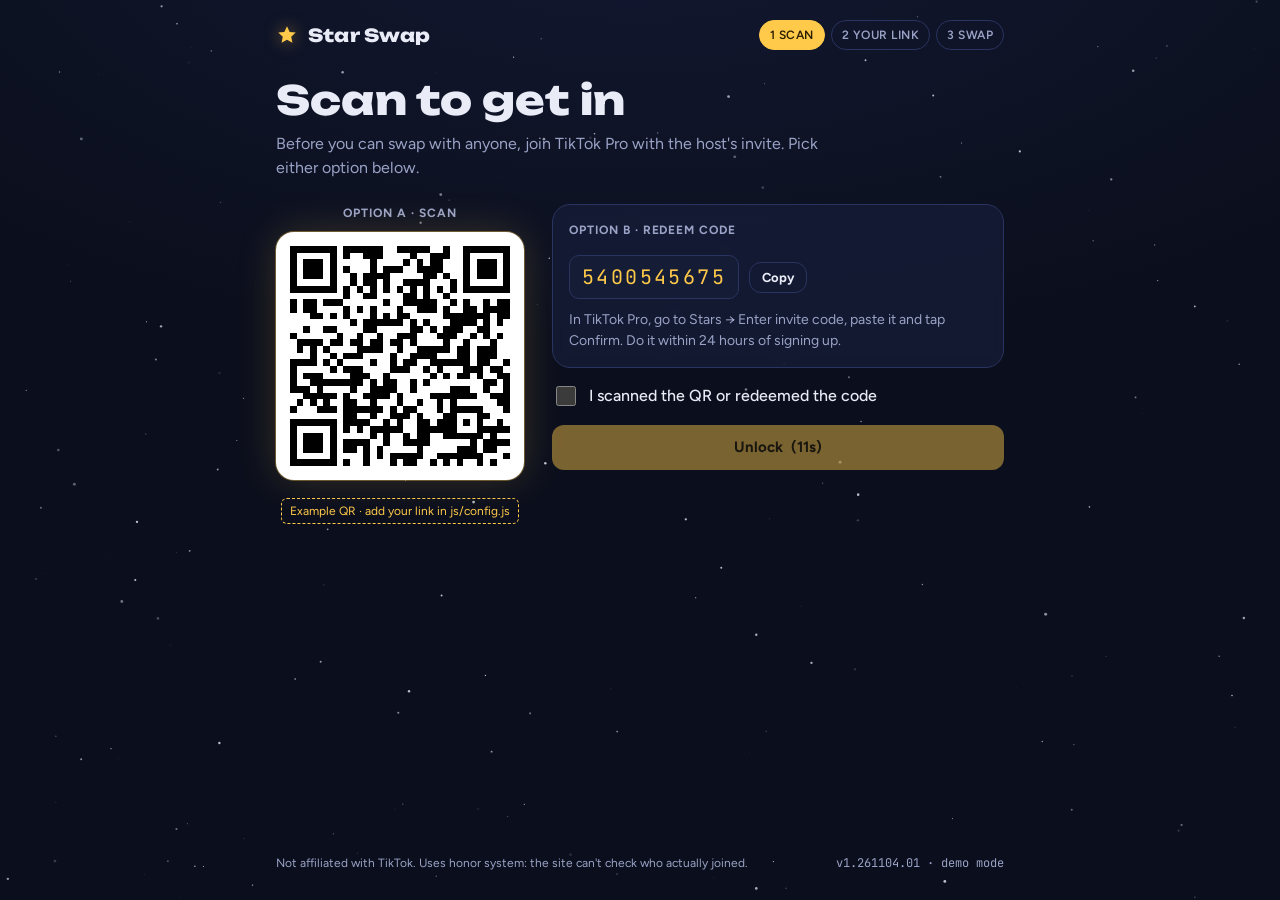
<file: releases/StarSwap_1.261104.01.html>
<!doctype html>
<html lang="en">
<head>
<meta charset="utf-8">
<meta name="viewport" content="width=device-width, initial-scale=1, viewport-fit=cover">
<title>Star Swap</title>
<meta name="claude:viewport-fit-sides" content="cover">
<meta name="description" content="Swap TikTok Pro invite links with other people, one for one.">
<link rel="preconnect" href="https://fonts.googleapis.com">
<link rel="preconnect" href="https://fonts.gstatic.com" crossorigin>
<link rel="stylesheet" href="https://fonts.googleapis.com/css2?family=Unbounded:wght@600;800&family=Figtree:wght@400;500;600;700&family=JetBrains+Mono:wght@500&display=swap">
<style>
/* Layout: one narrow column over a quiet night sky; gold is the only loud color. */
:root {
  --night: #0b0f1d;
  --night-2: #121831;
  --panel: rgba(23, 30, 58, 0.72);
  --line: #2a3460;
  --text: #e9ecf7;
  --muted: #9aa3c6;
  --gold: #ffc94a;
  --gold-ink: #2a1d00;
  --mint: #6fe0c0;
  --display: "Unbounded", "Arial Black", system-ui, sans-serif;
  --body: "Figtree", system-ui, -apple-system, "Segoe UI", sans-serif;
  --mono: "JetBrains Mono", ui-monospace, Consolas, monospace;
  color-scheme: dark;
}

* { box-sizing: border-box; }
[hidden] { display: none !important; }
html, body { min-height: 100%; }
body {
  margin: 0;
  background: radial-gradient(120% 80% at 50% -10%, var(--night-2), var(--night) 60%) fixed, var(--night);
  color: var(--text);
  font-family: var(--body);
  font-size: 16px;
  line-height: 1.5;
}
#sky { position: fixed; inset: 0; width: 100%; height: 100%; z-index: 0; pointer-events: none; }

.shell {
  position: relative; z-index: 1;
  max-width: 760px; margin: 0 auto;
  padding-left: max(16px, env(safe-area-inset-left, 0px));
  padding-right: max(16px, env(safe-area-inset-right, 0px));
  padding-block: 20px 28px;
  display: flex; flex-direction: column; gap: 28px; min-height: 100vh;
}
main { flex: 1; }

/* Header */
.top { display: flex; align-items: center; justify-content: space-between; gap: 16px; flex-wrap: wrap; }
.brand { display: flex; align-items: center; gap: 10px; font-family: var(--display); font-weight: 800; font-size: 18px; letter-spacing: .01em; }
.brand-star { width: 22px; height: 22px; fill: var(--gold); filter: drop-shadow(0 0 8px rgba(255, 201, 74, .5)); }
.steps { display: flex; gap: 6px; list-style: none; margin: 0; padding: 0; counter-reset: s; }
.steps li {
  counter-increment: s; font-size: 12px; font-weight: 600; letter-spacing: .04em; text-transform: uppercase;
  color: var(--muted); padding: 5px 10px; border: 1px solid var(--line); border-radius: 999px;
}
.steps li::before { content: counter(s) " "; color: var(--muted); }
.steps li.on { color: var(--gold-ink); background: var(--gold); border-color: var(--gold); }
.steps li.on::before { color: var(--gold-ink); }
.steps li.done { color: var(--text); border-color: var(--gold); }

/* Type */
h1, h2 { font-family: var(--display); font-weight: 800; line-height: 1.1; margin: 0 0 10px; text-wrap: balance; }
h1 { font-size: clamp(28px, 6vw, 40px); }
h2 { font-size: 22px; }
.lead { color: var(--muted); max-width: 56ch; margin: 0 0 24px; }
.eyebrow { margin: 0 0 6px; font-size: 12px; font-weight: 700; letter-spacing: .14em; text-transform: uppercase; color: var(--mint); }
.label { display: block; font-size: 12px; font-weight: 700; letter-spacing: .08em; text-transform: uppercase; color: var(--muted); margin-bottom: 6px; }
.hint { color: var(--muted); font-size: 14px; margin: 0; }
.center { text-align: center; }
.tag { display: inline-block; margin: 8px 0 0; font-size: 12px; color: var(--gold); border: 1px dashed var(--gold); border-radius: 6px; padding: 3px 8px; }

/* Views */
.view { animation: rise .35s ease both; }
@keyframes rise { from { opacity: .4; transform: translateY(8px); } to { opacity: 1; transform: none; } }

/* Gate */
.gate, .match { display: grid; grid-template-columns: auto 1fr; gap: 28px; align-items: start; }
.gate-side, .match-side { display: flex; flex-direction: column; gap: 16px; min-width: 0; }
.qr-frame { margin: 0; display: flex; flex-direction: column; align-items: center; gap: 10px; }
.qr-frame .label { margin: 0; }
.redeem { padding: 16px; display: flex; flex-direction: column; gap: 10px; }
.qr {
  background: #fff; padding: 14px; border-radius: 18px;
  box-shadow: 0 0 0 1px rgba(255, 201, 74, .35), 0 0 40px rgba(255, 201, 74, .18);
  width: 248px; height: 248px; display: grid; place-items: center;
}
.qr img, .qr canvas { width: 220px !important; height: 220px !important; image-rendering: pixelated; }
.qr-frame.small .qr { width: 188px; height: 188px; }
.qr-frame.small .qr img, .qr-frame.small .qr canvas { width: 160px !important; height: 160px !important; }

.code-row { display: flex; align-items: center; gap: 10px; flex-wrap: wrap; }
code { font-family: var(--mono); font-size: 20px; letter-spacing: .12em; color: var(--gold); background: var(--panel); border: 1px solid var(--line); padding: 6px 12px; border-radius: 10px; }

.check { display: flex; gap: 10px; align-items: flex-start; cursor: pointer; font-weight: 500; }
.check input { width: 20px; height: 20px; accent-color: var(--gold); margin-top: 2px; flex: none; }

/* Buttons */
.btn {
  display: inline-flex; align-items: center; justify-content: center; gap: 8px;
  font: 700 15px/1 var(--body); padding: 14px 18px; border-radius: 12px;
  border: 1px solid transparent; cursor: pointer; text-decoration: none; color: var(--text);
  transition: transform .12s ease, background .2s ease, border-color .2s ease, opacity .2s;
}
.btn:active { transform: scale(.98); }
.btn:focus-visible, .connect:focus-visible, input:focus-visible { outline: 2px solid var(--mint); outline-offset: 3px; }
.btn.primary { background: var(--gold); color: var(--gold-ink); }
.btn.primary:hover { background: #ffd56f; }
.btn.primary:disabled { opacity: .45; cursor: not-allowed; }
.btn.line { border-color: var(--gold); color: var(--gold); background: transparent; }
.btn.line:hover { background: rgba(255, 201, 74, .08); }
.btn.ghost { background: transparent; border-color: var(--line); color: var(--text); }
.btn.ghost:hover { border-color: var(--muted); }
.btn.sm { padding: 8px 12px; font-size: 13px; }
#leave-match { align-self: flex-start; }
.row { display: flex; gap: 10px; flex-wrap: wrap; }

/* Form */
.card { background: var(--panel); border: 1px solid var(--line); border-radius: 18px; backdrop-filter: blur(6px); }
.form { padding: 22px; display: flex; flex-direction: column; gap: 18px; max-width: 520px; }
.field { display: flex; flex-direction: column; gap: 6px; }
input[type="url"], .at input {
  width: 100%; font: 500 16px var(--body); color: var(--text);
  background: var(--night); border: 1px solid var(--line); border-radius: 10px; padding: 12px 14px;
}
.at { display: flex; align-items: center; background: var(--night); border: 1px solid var(--line); border-radius: 10px; }
.at span { padding-left: 14px; color: var(--muted); font-weight: 700; }
.at input { border: 0; background: transparent; padding-left: 4px; }
.error { color: #ff8a8a; margin: 0; font-weight: 600; }

/* Lobby */
.lobby { display: flex; flex-direction: column; align-items: center; gap: 22px; padding-top: 24px; }
.live { margin: 0; color: var(--muted); display: flex; align-items: center; gap: 8px; font-variant-numeric: tabular-nums; }
.live b { color: var(--text); }
.dot { width: 8px; height: 8px; border-radius: 50%; background: var(--mint); box-shadow: 0 0 0 0 rgba(111, 224, 192, .6); animation: ping 1.8s infinite; }
@keyframes ping { 70% { box-shadow: 0 0 0 10px rgba(111, 224, 192, 0); } 100% { box-shadow: 0 0 0 0 rgba(111, 224, 192, 0); } }

.connect {
  position: relative; width: min(260px, 72vw); aspect-ratio: 1; max-width: 100%; border-radius: 50%;
  border: 0; cursor: pointer; background: radial-gradient(circle at 35% 30%, #ffe08d, var(--gold) 55%, #e2a51f);
  color: var(--gold-ink); box-shadow: 0 18px 60px rgba(255, 201, 74, .28), inset 0 -8px 20px rgba(0, 0, 0, .12);
  transition: transform .2s ease;
}
.connect:hover { transform: scale(1.03); }
.connect-label { position: relative; font-family: var(--display); font-weight: 800; font-size: 20px; line-height: 1.15; padding: 0 28px; display: block; }
.connect-ring { position: absolute; inset: -12px; border-radius: 50%; border: 1px solid rgba(255, 201, 74, .45); animation: breathe 3s ease-in-out infinite; }
@keyframes breathe { 50% { inset: -22px; opacity: .2; } }

.mini-card { display: flex; align-items: center; gap: 14px; flex-wrap: wrap; justify-content: center; padding: 10px 14px; border: 1px solid var(--line); border-radius: 12px; background: var(--panel); }

/* Search radar */
.radar { position: relative; width: 140px; height: 140px; }
.radar span { position: absolute; inset: 0; border-radius: 50%; border: 2px solid var(--gold); opacity: 0; animation: wave 2.4s ease-out infinite; }
.radar span:nth-child(2) { animation-delay: .8s; }
.radar span:nth-child(3) { animation-delay: 1.6s; }
.radar::after { content: ""; position: absolute; inset: 58px; border-radius: 50%; background: var(--gold); box-shadow: 0 0 24px var(--gold); }
@keyframes wave { 0% { transform: scale(.3); opacity: .9; } 100% { transform: scale(1); opacity: 0; } }

/* Match */
.todo { margin: 0; padding-left: 20px; display: flex; flex-direction: column; gap: 6px; }
.status { display: flex; gap: 8px; flex-wrap: wrap; }
.chip { font-size: 13px; font-weight: 700; padding: 6px 10px; border-radius: 999px; border: 1px solid var(--line); color: var(--muted); }
.chip.ok { color: var(--night); background: var(--mint); border-color: var(--mint); }
.complete { border: 1px solid var(--mint); border-radius: 14px; padding: 16px; display: flex; flex-direction: column; gap: 12px; background: rgba(111, 224, 192, .07); }
.complete p { margin: 0; }

/* Footer, toast */
.foot { display: flex; justify-content: space-between; gap: 12px; flex-wrap: wrap; font-size: 12px; color: var(--muted); }
.ver { font-family: var(--mono); }
.toast {
  position: fixed; left: 50%; transform: translateX(-50%); z-index: 5;
  bottom: calc(20px + env(safe-area-inset-bottom, 0px));
  background: var(--text); color: var(--night); font-weight: 700; padding: 10px 16px; border-radius: 10px;
}

@media (max-width: 620px) {
  .gate, .match { grid-template-columns: 1fr; justify-items: center; }
  .gate-side, .match-side { width: 100%; }
  .steps li { padding: 4px 8px; font-size: 11px; }
}
@media (prefers-reduced-motion: reduce) {
  *, *::before, *::after { animation: none !important; transition: none !important; }
}
</style>
</head>
<body>
<canvas id="sky" aria-hidden="true"></canvas>

<div class="shell">
  <header class="top">
    <div class="brand">
      <svg class="brand-star" viewBox="0 0 24 24" aria-hidden="true"><path d="M12 2.5l2.9 6.1 6.6.8-4.9 4.6 1.3 6.5L12 17.2 6.1 20.5l1.3-6.5L2.5 9.4l6.6-.8z"/></svg>
      <span>Star Swap</span>
    </div>
    <ol class="steps" aria-label="Progress">
      <li id="st-1">Scan</li>
      <li id="st-2">Your link</li>
      <li id="st-3">Swap</li>
    </ol>
  </header>

  <main>
    <!-- 1. QR gate -->
    <section id="view-gate" class="view" hidden>
      <h1>Scan to get in</h1>
      <p class="lead">Before you can swap with anyone, join TikTok Pro with the host's invite. Pick either option below.</p>

      <div class="gate">
        <figure class="qr-frame">
          <span class="label">Option A · Scan</span>
          <div id="owner-qr" class="qr"></div>
          <figcaption id="owner-qr-note" class="tag" hidden>Example QR · add your link in js/config.js</figcaption>
          <a class="btn line sm qr-open" id="open-owner" href="#" target="_blank" rel="noopener">On this phone? Open the invite</a>
        </figure>

        <div class="gate-side">
          <div class="redeem card">
            <span class="label">Option B · Redeem code</span>
            <div class="code-row">
              <code id="owner-code">—</code>
              <button class="btn ghost sm" id="copy-code" type="button">Copy</button>
            </div>
            <p class="hint">In TikTok Pro, go to Stars → Enter invite code, paste it and tap Confirm. Do it within 24 hours of signing up.</p>
          </div>

          <label class="check">
            <input type="checkbox" id="gate-check">
            <span>I scanned the QR or redeemed the code</span>
          </label>
          <button class="btn primary" id="gate-go" type="button" disabled>Unlock <span id="gate-timer"></span></button>
        </div>
      </div>
    </section>

    <!-- 2. Profile -->
    <section id="view-profile" class="view" hidden>
      <h1>Your swap card</h1>
      <p class="lead">This is the only thing your partner sees. Nobody sees it until you both press Connect.</p>
      <form id="profile-form" class="card form" novalidate>
        <label class="field" for="p-name">
          <span class="label">TikTok username</span>
          <div class="at"><span>@</span><input id="p-name" name="name" autocomplete="off" maxlength="24" placeholder="yourname" required></div>
        </label>
        <label class="field" for="p-link">
          <span class="label">Your TikTok Pro invite link</span>
          <input id="p-link" name="link" type="url" inputmode="url" placeholder="https://vm.tiktok.com/…" required>
          <span class="hint">In TikTok Pro: Stars → Invite friends → Copy link.</span>
        </label>
        <p class="error" id="p-error" hidden></p>
        <button class="btn primary" type="submit">Save card</button>
      </form>
    </section>

    <!-- 3. Lobby -->
    <section id="view-lobby" class="view" hidden>
      <div class="lobby">
        <p class="live"><span class="dot"></span><b id="looking-count">0</b> <span id="looking-word">people</span> waiting to swap</p>
        <button class="connect" id="connect" type="button">
          <span class="connect-ring"></span>
          <span class="connect-label">Connect with others</span>
        </button>
        <p class="hint center">You'll be paired with one person. You use their link, they use yours.</p>
        <div class="mini-card">
          <span>Swapping as <b id="me-name">@you</b></span>
          <button class="btn ghost sm" id="edit-card" type="button">Edit card</button>
        </div>
        <p class="hint center" id="swap-tally"></p>
      </div>
    </section>

    <!-- 4. Searching -->
    <section id="view-search" class="view" hidden>
      <div class="lobby">
        <div class="radar" aria-hidden="true"><span></span><span></span><span></span></div>
        <h2>Finding someone…</h2>
        <p class="hint center">Keep this page open. Most matches take under a minute when people are online.</p>
        <button class="btn ghost" id="cancel-search" type="button">Cancel</button>
      </div>
    </section>

    <!-- 5. Matched -->
    <section id="view-match" class="view" hidden>
      <p class="eyebrow">Matched</p>
      <h1 id="partner-name">@partner</h1>
      <p class="tag" id="partner-demo" hidden>Example partner · demo mode, no real backend connected</p>

      <div class="match">
        <figure class="qr-frame small">
          <div id="partner-qr" class="qr"></div>
        </figure>
        <div class="match-side">
          <ol class="todo">
            <li>Open their invite and join with it (or enter their code in Stars).</li>
            <li>They do the same with yours.</li>
            <li>Both press <b>Done</b>.</li>
          </ol>
          <div class="row">
            <a class="btn line" id="open-partner" href="#" target="_blank" rel="noopener">Open their invite</a>
            <button class="btn ghost" id="copy-partner" type="button">Copy link</button>
          </div>
          <div class="status">
            <span class="chip" id="chip-me">You · pending</span>
            <span class="chip" id="chip-them">Them · pending</span>
          </div>
          <button class="btn primary" id="mark-done" type="button">Done, I used their link</button>
          <div class="complete" id="complete" hidden>
            <p><b>Swap complete.</b> You both used each other's links.</p>
            <button class="btn primary" id="again" type="button">Connect with someone else</button>
          </div>
          <button class="btn ghost sm" id="leave-match" type="button">Leave this swap</button>
        </div>
      </div>
    </section>
  </main>

  <footer class="foot">
    <span>Not affiliated with TikTok. Uses honor system: the site can't check who actually joined.</span>
    <span class="ver" id="ver"></span>
  </footer>
</div>

<div class="toast" id="toast" role="status" aria-live="polite" hidden></div>

<script>
var QRCode;!function(){function a(a){this.mode=c.MODE_8BIT_BYTE,this.data=a,this.parsedData=[];for(var b=[],d=0,e=this.data.length;e>d;d++){var f=this.data.charCodeAt(d);f>65536?(b[0]=240|(1835008&f)>>>18,b[1]=128|(258048&f)>>>12,b[2]=128|(4032&f)>>>6,b[3]=128|63&f):f>2048?(b[0]=224|(61440&f)>>>12,b[1]=128|(4032&f)>>>6,b[2]=128|63&f):f>128?(b[0]=192|(1984&f)>>>6,b[1]=128|63&f):b[0]=f,this.parsedData=this.parsedData.concat(b)}this.parsedData.length!=this.data.length&&(this.parsedData.unshift(191),this.parsedData.unshift(187),this.parsedData.unshift(239))}function b(a,b){this.typeNumber=a,this.errorCorrectLevel=b,this.modules=null,this.moduleCount=0,this.dataCache=null,this.dataList=[]}function i(a,b){if(void 0==a.length)throw new Error(a.length+"/"+b);for(var c=0;c<a.length&&0==a[c];)c++;this.num=new Array(a.length-c+b);for(var d=0;d<a.length-c;d++)this.num[d]=a[d+c]}function j(a,b){this.totalCount=a,this.dataCount=b}function k(){this.buffer=[],this.length=0}function m(){return"undefined"!=typeof CanvasRenderingContext2D}function n(){var a=!1,b=navigator.userAgent;return/android/i.test(b)&&(a=!0,aMat=b.toString().match(/android ([0-9]\.[0-9])/i),aMat&&aMat[1]&&(a=parseFloat(aMat[1]))),a}function r(a,b){for(var c=1,e=s(a),f=0,g=l.length;g>=f;f++){var h=0;switch(b){case d.L:h=l[f][0];break;case d.M:h=l[f][1];break;case d.Q:h=l[f][2];break;case d.H:h=l[f][3]}if(h>=e)break;c++}if(c>l.length)throw new Error("Too long data");return c}function s(a){var b=encodeURI(a).toString().replace(/\%[0-9a-fA-F]{2}/g,"a");return b.length+(b.length!=a?3:0)}a.prototype={getLength:function(){return this.parsedData.length},write:function(a){for(var b=0,c=this.parsedData.length;c>b;b++)a.put(this.parsedData[b],8)}},b.prototype={addData:function(b){var c=new a(b);this.dataList.push(c),this.dataCache=null},isDark:function(a,b){if(0>a||this.moduleCount<=a||0>b||this.moduleCount<=b)throw new Error(a+","+b);return this.modules[a][b]},getModuleCount:function(){return this.moduleCount},make:function(){this.makeImpl(!1,this.getBestMaskPattern())},makeImpl:function(a,c){this.moduleCount=4*this.typeNumber+17,this.modules=new Array(this.moduleCount);for(var d=0;d<this.moduleCount;d++){this.modules[d]=new Array(this.moduleCount);for(var e=0;e<this.moduleCount;e++)this.modules[d][e]=null}this.setupPositionProbePattern(0,0),this.setupPositionProbePattern(this.moduleCount-7,0),this.setupPositionProbePattern(0,this.moduleCount-7),this.setupPositionAdjustPattern(),this.setupTimingPattern(),this.setupTypeInfo(a,c),this.typeNumber>=7&&this.setupTypeNumber(a),null==this.dataCache&&(this.dataCache=b.createData(this.typeNumber,this.errorCorrectLevel,this.dataList)),this.mapData(this.dataCache,c)},setupPositionProbePattern:function(a,b){for(var c=-1;7>=c;c++)if(!(-1>=a+c||this.moduleCount<=a+c))for(var d=-1;7>=d;d++)-1>=b+d||this.moduleCount<=b+d||(this.modules[a+c][b+d]=c>=0&&6>=c&&(0==d||6==d)||d>=0&&6>=d&&(0==c||6==c)||c>=2&&4>=c&&d>=2&&4>=d?!0:!1)},getBestMaskPattern:function(){for(var a=0,b=0,c=0;8>c;c++){this.makeImpl(!0,c);var d=f.getLostPoint(this);(0==c||a>d)&&(a=d,b=c)}return b},createMovieClip:function(a,b,c){var d=a.createEmptyMovieClip(b,c),e=1;this.make();for(var f=0;f<this.modules.length;f++)for(var g=f*e,h=0;h<this.modules[f].length;h++){var i=h*e,j=this.modules[f][h];j&&(d.beginFill(0,100),d.moveTo(i,g),d.lineTo(i+e,g),d.lineTo(i+e,g+e),d.lineTo(i,g+e),d.endFill())}return d},setupTimingPattern:function(){for(var a=8;a<this.moduleCount-8;a++)null==this.modules[a][6]&&(this.modules[a][6]=0==a%2);for(var b=8;b<this.moduleCount-8;b++)null==this.modules[6][b]&&(this.modules[6][b]=0==b%2)},setupPositionAdjustPattern:function(){for(var a=f.getPatternPosition(this.typeNumber),b=0;b<a.length;b++)for(var c=0;c<a.length;c++){var d=a[b],e=a[c];if(null==this.modules[d][e])for(var g=-2;2>=g;g++)for(var h=-2;2>=h;h++)this.modules[d+g][e+h]=-2==g||2==g||-2==h||2==h||0==g&&0==h?!0:!1}},setupTypeNumber:function(a){for(var b=f.getBCHTypeNumber(this.typeNumber),c=0;18>c;c++){var d=!a&&1==(1&b>>c);this.modules[Math.floor(c/3)][c%3+this.moduleCount-8-3]=d}for(var c=0;18>c;c++){var d=!a&&1==(1&b>>c);this.modules[c%3+this.moduleCount-8-3][Math.floor(c/3)]=d}},setupTypeInfo:function(a,b){for(var c=this.errorCorrectLevel<<3|b,d=f.getBCHTypeInfo(c),e=0;15>e;e++){var g=!a&&1==(1&d>>e);6>e?this.modules[e][8]=g:8>e?this.modules[e+1][8]=g:this.modules[this.moduleCount-15+e][8]=g}for(var e=0;15>e;e++){var g=!a&&1==(1&d>>e);8>e?this.modules[8][this.moduleCount-e-1]=g:9>e?this.modules[8][15-e-1+1]=g:this.modules[8][15-e-1]=g}this.modules[this.moduleCount-8][8]=!a},mapData:function(a,b){for(var c=-1,d=this.moduleCount-1,e=7,g=0,h=this.moduleCount-1;h>0;h-=2)for(6==h&&h--;;){for(var i=0;2>i;i++)if(null==this.modules[d][h-i]){var j=!1;g<a.length&&(j=1==(1&a[g]>>>e));var k=f.getMask(b,d,h-i);k&&(j=!j),this.modules[d][h-i]=j,e--,-1==e&&(g++,e=7)}if(d+=c,0>d||this.moduleCount<=d){d-=c,c=-c;break}}}},b.PAD0=236,b.PAD1=17,b.createData=function(a,c,d){for(var e=j.getRSBlocks(a,c),g=new k,h=0;h<d.length;h++){var i=d[h];g.put(i.mode,4),g.put(i.getLength(),f.getLengthInBits(i.mode,a)),i.write(g)}for(var l=0,h=0;h<e.length;h++)l+=e[h].dataCount;if(g.getLengthInBits()>8*l)throw new Error("code length overflow. ("+g.getLengthInBits()+">"+8*l+")");for(g.getLengthInBits()+4<=8*l&&g.put(0,4);0!=g.getLengthInBits()%8;)g.putBit(!1);for(;;){if(g.getLengthInBits()>=8*l)break;if(g.put(b.PAD0,8),g.getLengthInBits()>=8*l)break;g.put(b.PAD1,8)}return b.createBytes(g,e)},b.createBytes=function(a,b){for(var c=0,d=0,e=0,g=new Array(b.length),h=new Array(b.length),j=0;j<b.length;j++){var k=b[j].dataCount,l=b[j].totalCount-k;d=Math.max(d,k),e=Math.max(e,l),g[j]=new Array(k);for(var m=0;m<g[j].length;m++)g[j][m]=255&a.buffer[m+c];c+=k;var n=f.getErrorCorrectPolynomial(l),o=new i(g[j],n.getLength()-1),p=o.mod(n);h[j]=new Array(n.getLength()-1);for(var m=0;m<h[j].length;m++){var q=m+p.getLength()-h[j].length;h[j][m]=q>=0?p.get(q):0}}for(var r=0,m=0;m<b.length;m++)r+=b[m].totalCount;for(var s=new Array(r),t=0,m=0;d>m;m++)for(var j=0;j<b.length;j++)m<g[j].length&&(s[t++]=g[j][m]);for(var m=0;e>m;m++)for(var j=0;j<b.length;j++)m<h[j].length&&(s[t++]=h[j][m]);return s};for(var c={MODE_NUMBER:1,MODE_ALPHA_NUM:2,MODE_8BIT_BYTE:4,MODE_KANJI:8},d={L:1,M:0,Q:3,H:2},e={PATTERN000:0,PATTERN001:1,PATTERN010:2,PATTERN011:3,PATTERN100:4,PATTERN101:5,PATTERN110:6,PATTERN111:7},f={PATTERN_POSITION_TABLE:[[],[6,18],[6,22],[6,26],[6,30],[6,34],[6,22,38],[6,24,42],[6,26,46],[6,28,50],[6,30,54],[6,32,58],[6,34,62],[6,26,46,66],[6,26,48,70],[6,26,50,74],[6,30,54,78],[6,30,56,82],[6,30,58,86],[6,34,62,90],[6,28,50,72,94],[6,26,50,74,98],[6,30,54,78,102],[6,28,54,80,106],[6,32,58,84,110],[6,30,58,86,114],[6,34,62,90,118],[6,26,50,74,98,122],[6,30,54,78,102,126],[6,26,52,78,104,130],[6,30,56,82,108,134],[6,34,60,86,112,138],[6,30,58,86,114,142],[6,34,62,90,118,146],[6,30,54,78,102,126,150],[6,24,50,76,102,128,154],[6,28,54,80,106,132,158],[6,32,58,84,110,136,162],[6,26,54,82,110,138,166],[6,30,58,86,114,142,170]],G15:1335,G18:7973,G15_MASK:21522,getBCHTypeInfo:function(a){for(var b=a<<10;f.getBCHDigit(b)-f.getBCHDigit(f.G15)>=0;)b^=f.G15<<f.getBCHDigit(b)-f.getBCHDigit(f.G15);return(a<<10|b)^f.G15_MASK},getBCHTypeNumber:function(a){for(var b=a<<12;f.getBCHDigit(b)-f.getBCHDigit(f.G18)>=0;)b^=f.G18<<f.getBCHDigit(b)-f.getBCHDigit(f.G18);return a<<12|b},getBCHDigit:function(a){for(var b=0;0!=a;)b++,a>>>=1;return b},getPatternPosition:function(a){return f.PATTERN_POSITION_TABLE[a-1]},getMask:function(a,b,c){switch(a){case e.PATTERN000:return 0==(b+c)%2;case e.PATTERN001:return 0==b%2;case e.PATTERN010:return 0==c%3;case e.PATTERN011:return 0==(b+c)%3;case e.PATTERN100:return 0==(Math.floor(b/2)+Math.floor(c/3))%2;case e.PATTERN101:return 0==b*c%2+b*c%3;case e.PATTERN110:return 0==(b*c%2+b*c%3)%2;case e.PATTERN111:return 0==(b*c%3+(b+c)%2)%2;default:throw new Error("bad maskPattern:"+a)}},getErrorCorrectPolynomial:function(a){for(var b=new i([1],0),c=0;a>c;c++)b=b.multiply(new i([1,g.gexp(c)],0));return b},getLengthInBits:function(a,b){if(b>=1&&10>b)switch(a){case c.MODE_NUMBER:return 10;case c.MODE_ALPHA_NUM:return 9;case c.MODE_8BIT_BYTE:return 8;case c.MODE_KANJI:return 8;default:throw new Error("mode:"+a)}else if(27>b)switch(a){case c.MODE_NUMBER:return 12;case c.MODE_ALPHA_NUM:return 11;case c.MODE_8BIT_BYTE:return 16;case c.MODE_KANJI:return 10;default:throw new Error("mode:"+a)}else{if(!(41>b))throw new Error("type:"+b);switch(a){case c.MODE_NUMBER:return 14;case c.MODE_ALPHA_NUM:return 13;case c.MODE_8BIT_BYTE:return 16;case c.MODE_KANJI:return 12;default:throw new Error("mode:"+a)}}},getLostPoint:function(a){for(var b=a.getModuleCount(),c=0,d=0;b>d;d++)for(var e=0;b>e;e++){for(var f=0,g=a.isDark(d,e),h=-1;1>=h;h++)if(!(0>d+h||d+h>=b))for(var i=-1;1>=i;i++)0>e+i||e+i>=b||(0!=h||0!=i)&&g==a.isDark(d+h,e+i)&&f++;f>5&&(c+=3+f-5)}for(var d=0;b-1>d;d++)for(var e=0;b-1>e;e++){var j=0;a.isDark(d,e)&&j++,a.isDark(d+1,e)&&j++,a.isDark(d,e+1)&&j++,a.isDark(d+1,e+1)&&j++,(0==j||4==j)&&(c+=3)}for(var d=0;b>d;d++)for(var e=0;b-6>e;e++)a.isDark(d,e)&&!a.isDark(d,e+1)&&a.isDark(d,e+2)&&a.isDark(d,e+3)&&a.isDark(d,e+4)&&!a.isDark(d,e+5)&&a.isDark(d,e+6)&&(c+=40);for(var e=0;b>e;e++)for(var d=0;b-6>d;d++)a.isDark(d,e)&&!a.isDark(d+1,e)&&a.isDark(d+2,e)&&a.isDark(d+3,e)&&a.isDark(d+4,e)&&!a.isDark(d+5,e)&&a.isDark(d+6,e)&&(c+=40);for(var k=0,e=0;b>e;e++)for(var d=0;b>d;d++)a.isDark(d,e)&&k++;var l=Math.abs(100*k/b/b-50)/5;return c+=10*l}},g={glog:function(a){if(1>a)throw new Error("glog("+a+")");return g.LOG_TABLE[a]},gexp:function(a){for(;0>a;)a+=255;for(;a>=256;)a-=255;return g.EXP_TABLE[a]},EXP_TABLE:new Array(256),LOG_TABLE:new Array(256)},h=0;8>h;h++)g.EXP_TABLE[h]=1<<h;for(var h=8;256>h;h++)g.EXP_TABLE[h]=g.EXP_TABLE[h-4]^g.EXP_TABLE[h-5]^g.EXP_TABLE[h-6]^g.EXP_TABLE[h-8];for(var h=0;255>h;h++)g.LOG_TABLE[g.EXP_TABLE[h]]=h;i.prototype={get:function(a){return this.num[a]},getLength:function(){return this.num.length},multiply:function(a){for(var b=new Array(this.getLength()+a.getLength()-1),c=0;c<this.getLength();c++)for(var d=0;d<a.getLength();d++)b[c+d]^=g.gexp(g.glog(this.get(c))+g.glog(a.get(d)));return new i(b,0)},mod:function(a){if(this.getLength()-a.getLength()<0)return this;for(var b=g.glog(this.get(0))-g.glog(a.get(0)),c=new Array(this.getLength()),d=0;d<this.getLength();d++)c[d]=this.get(d);for(var d=0;d<a.getLength();d++)c[d]^=g.gexp(g.glog(a.get(d))+b);return new i(c,0).mod(a)}},j.RS_BLOCK_TABLE=[[1,26,19],[1,26,16],[1,26,13],[1,26,9],[1,44,34],[1,44,28],[1,44,22],[1,44,16],[1,70,55],[1,70,44],[2,35,17],[2,35,13],[1,100,80],[2,50,32],[2,50,24],[4,25,9],[1,134,108],[2,67,43],[2,33,15,2,34,16],[2,33,11,2,34,12],[2,86,68],[4,43,27],[4,43,19],[4,43,15],[2,98,78],[4,49,31],[2,32,14,4,33,15],[4,39,13,1,40,14],[2,121,97],[2,60,38,2,61,39],[4,40,18,2,41,19],[4,40,14,2,41,15],[2,146,116],[3,58,36,2,59,37],[4,36,16,4,37,17],[4,36,12,4,37,13],[2,86,68,2,87,69],[4,69,43,1,70,44],[6,43,19,2,44,20],[6,43,15,2,44,16],[4,101,81],[1,80,50,4,81,51],[4,50,22,4,51,23],[3,36,12,8,37,13],[2,116,92,2,117,93],[6,58,36,2,59,37],[4,46,20,6,47,21],[7,42,14,4,43,15],[4,133,107],[8,59,37,1,60,38],[8,44,20,4,45,21],[12,33,11,4,34,12],[3,145,115,1,146,116],[4,64,40,5,65,41],[11,36,16,5,37,17],[11,36,12,5,37,13],[5,109,87,1,110,88],[5,65,41,5,66,42],[5,54,24,7,55,25],[11,36,12],[5,122,98,1,123,99],[7,73,45,3,74,46],[15,43,19,2,44,20],[3,45,15,13,46,16],[1,135,107,5,136,108],[10,74,46,1,75,47],[1,50,22,15,51,23],[2,42,14,17,43,15],[5,150,120,1,151,121],[9,69,43,4,70,44],[17,50,22,1,51,23],[2,42,14,19,43,15],[3,141,113,4,142,114],[3,70,44,11,71,45],[17,47,21,4,48,22],[9,39,13,16,40,14],[3,135,107,5,136,108],[3,67,41,13,68,42],[15,54,24,5,55,25],[15,43,15,10,44,16],[4,144,116,4,145,117],[17,68,42],[17,50,22,6,51,23],[19,46,16,6,47,17],[2,139,111,7,140,112],[17,74,46],[7,54,24,16,55,25],[34,37,13],[4,151,121,5,152,122],[4,75,47,14,76,48],[11,54,24,14,55,25],[16,45,15,14,46,16],[6,147,117,4,148,118],[6,73,45,14,74,46],[11,54,24,16,55,25],[30,46,16,2,47,17],[8,132,106,4,133,107],[8,75,47,13,76,48],[7,54,24,22,55,25],[22,45,15,13,46,16],[10,142,114,2,143,115],[19,74,46,4,75,47],[28,50,22,6,51,23],[33,46,16,4,47,17],[8,152,122,4,153,123],[22,73,45,3,74,46],[8,53,23,26,54,24],[12,45,15,28,46,16],[3,147,117,10,148,118],[3,73,45,23,74,46],[4,54,24,31,55,25],[11,45,15,31,46,16],[7,146,116,7,147,117],[21,73,45,7,74,46],[1,53,23,37,54,24],[19,45,15,26,46,16],[5,145,115,10,146,116],[19,75,47,10,76,48],[15,54,24,25,55,25],[23,45,15,25,46,16],[13,145,115,3,146,116],[2,74,46,29,75,47],[42,54,24,1,55,25],[23,45,15,28,46,16],[17,145,115],[10,74,46,23,75,47],[10,54,24,35,55,25],[19,45,15,35,46,16],[17,145,115,1,146,116],[14,74,46,21,75,47],[29,54,24,19,55,25],[11,45,15,46,46,16],[13,145,115,6,146,116],[14,74,46,23,75,47],[44,54,24,7,55,25],[59,46,16,1,47,17],[12,151,121,7,152,122],[12,75,47,26,76,48],[39,54,24,14,55,25],[22,45,15,41,46,16],[6,151,121,14,152,122],[6,75,47,34,76,48],[46,54,24,10,55,25],[2,45,15,64,46,16],[17,152,122,4,153,123],[29,74,46,14,75,47],[49,54,24,10,55,25],[24,45,15,46,46,16],[4,152,122,18,153,123],[13,74,46,32,75,47],[48,54,24,14,55,25],[42,45,15,32,46,16],[20,147,117,4,148,118],[40,75,47,7,76,48],[43,54,24,22,55,25],[10,45,15,67,46,16],[19,148,118,6,149,119],[18,75,47,31,76,48],[34,54,24,34,55,25],[20,45,15,61,46,16]],j.getRSBlocks=function(a,b){var c=j.getRsBlockTable(a,b);if(void 0==c)throw new Error("bad rs block @ typeNumber:"+a+"/errorCorrectLevel:"+b);for(var d=c.length/3,e=[],f=0;d>f;f++)for(var g=c[3*f+0],h=c[3*f+1],i=c[3*f+2],k=0;g>k;k++)e.push(new j(h,i));return e},j.getRsBlockTable=function(a,b){switch(b){case d.L:return j.RS_BLOCK_TABLE[4*(a-1)+0];case d.M:return j.RS_BLOCK_TABLE[4*(a-1)+1];case d.Q:return j.RS_BLOCK_TABLE[4*(a-1)+2];case d.H:return j.RS_BLOCK_TABLE[4*(a-1)+3];default:return void 0}},k.prototype={get:function(a){var b=Math.floor(a/8);return 1==(1&this.buffer[b]>>>7-a%8)},put:function(a,b){for(var c=0;b>c;c++)this.putBit(1==(1&a>>>b-c-1))},getLengthInBits:function(){return this.length},putBit:function(a){var b=Math.floor(this.length/8);this.buffer.length<=b&&this.buffer.push(0),a&&(this.buffer[b]|=128>>>this.length%8),this.length++}};var l=[[17,14,11,7],[32,26,20,14],[53,42,32,24],[78,62,46,34],[106,84,60,44],[134,106,74,58],[154,122,86,64],[192,152,108,84],[230,180,130,98],[271,213,151,119],[321,251,177,137],[367,287,203,155],[425,331,241,177],[458,362,258,194],[520,412,292,220],[586,450,322,250],[644,504,364,280],[718,560,394,310],[792,624,442,338],[858,666,482,382],[929,711,509,403],[1003,779,565,439],[1091,857,611,461],[1171,911,661,511],[1273,997,715,535],[1367,1059,751,593],[1465,1125,805,625],[1528,1190,868,658],[1628,1264,908,698],[1732,1370,982,742],[1840,1452,1030,790],[1952,1538,1112,842],[2068,1628,1168,898],[2188,1722,1228,958],[2303,1809,1283,983],[2431,1911,1351,1051],[2563,1989,1423,1093],[2699,2099,1499,1139],[2809,2213,1579,1219],[2953,2331,1663,1273]],o=function(){var a=function(a,b){this._el=a,this._htOption=b};return a.prototype.draw=function(a){function g(a,b){var c=document.createElementNS("http://www.w3.org/2000/svg",a);for(var d in b)b.hasOwnProperty(d)&&c.setAttribute(d,b[d]);return c}var b=this._htOption,c=this._el,d=a.getModuleCount();Math.floor(b.width/d),Math.floor(b.height/d),this.clear();var h=g("svg",{viewBox:"0 0 "+String(d)+" "+String(d),width:"100%",height:"100%",fill:b.colorLight});h.setAttributeNS("http://www.w3.org/2000/xmlns/","xmlns:xlink","http://www.w3.org/1999/xlink"),c.appendChild(h),h.appendChild(g("rect",{fill:b.colorDark,width:"1",height:"1",id:"template"}));for(var i=0;d>i;i++)for(var j=0;d>j;j++)if(a.isDark(i,j)){var k=g("use",{x:String(i),y:String(j)});k.setAttributeNS("http://www.w3.org/1999/xlink","href","#template"),h.appendChild(k)}},a.prototype.clear=function(){for(;this._el.hasChildNodes();)this._el.removeChild(this._el.lastChild)},a}(),p="svg"===document.documentElement.tagName.toLowerCase(),q=p?o:m()?function(){function a(){this._elImage.src=this._elCanvas.toDataURL("image/png"),this._elImage.style.display="block",this._elCanvas.style.display="none"}function d(a,b){var c=this;if(c._fFail=b,c._fSuccess=a,null===c._bSupportDataURI){var d=document.createElement("img"),e=function(){c._bSupportDataURI=!1,c._fFail&&_fFail.call(c)},f=function(){c._bSupportDataURI=!0,c._fSuccess&&c._fSuccess.call(c)};return d.onabort=e,d.onerror=e,d.onload=f,d.src="[data-uri]",void 0}c._bSupportDataURI===!0&&c._fSuccess?c._fSuccess.call(c):c._bSupportDataURI===!1&&c._fFail&&c._fFail.call(c)}if(this._android&&this._android<=2.1){var b=1/window.devicePixelRatio,c=CanvasRenderingContext2D.prototype.drawImage;CanvasRenderingContext2D.prototype.drawImage=function(a,d,e,f,g,h,i,j){if("nodeName"in a&&/img/i.test(a.nodeName))for(var l=arguments.length-1;l>=1;l--)arguments[l]=arguments[l]*b;else"undefined"==typeof j&&(arguments[1]*=b,arguments[2]*=b,arguments[3]*=b,arguments[4]*=b);c.apply(this,arguments)}}var e=function(a,b){this._bIsPainted=!1,this._android=n(),this._htOption=b,this._elCanvas=document.createElement("canvas"),this._elCanvas.width=b.width,this._elCanvas.height=b.height,a.appendChild(this._elCanvas),this._el=a,this._oContext=this._elCanvas.getContext("2d"),this._bIsPainted=!1,this._elImage=document.createElement("img"),this._elImage.style.display="none",this._el.appendChild(this._elImage),this._bSupportDataURI=null};return e.prototype.draw=function(a){var b=this._elImage,c=this._oContext,d=this._htOption,e=a.getModuleCount(),f=d.width/e,g=d.height/e,h=Math.round(f),i=Math.round(g);b.style.display="none",this.clear();for(var j=0;e>j;j++)for(var k=0;e>k;k++){var l=a.isDark(j,k),m=k*f,n=j*g;c.strokeStyle=l?d.colorDark:d.colorLight,c.lineWidth=1,c.fillStyle=l?d.colorDark:d.colorLight,c.fillRect(m,n,f,g),c.strokeRect(Math.floor(m)+.5,Math.floor(n)+.5,h,i),c.strokeRect(Math.ceil(m)-.5,Math.ceil(n)-.5,h,i)}this._bIsPainted=!0},e.prototype.makeImage=function(){this._bIsPainted&&d.call(this,a)},e.prototype.isPainted=function(){return this._bIsPainted},e.prototype.clear=function(){this._oContext.clearRect(0,0,this._elCanvas.width,this._elCanvas.height),this._bIsPainted=!1},e.prototype.round=function(a){return a?Math.floor(1e3*a)/1e3:a},e}():function(){var a=function(a,b){this._el=a,this._htOption=b};return a.prototype.draw=function(a){for(var b=this._htOption,c=this._el,d=a.getModuleCount(),e=Math.floor(b.width/d),f=Math.floor(b.height/d),g=['<table style="border:0;border-collapse:collapse;">'],h=0;d>h;h++){g.push("<tr>");for(var i=0;d>i;i++)g.push('<td style="border:0;border-collapse:collapse;padding:0;margin:0;width:'+e+"px;height:"+f+"px;background-color:"+(a.isDark(h,i)?b.colorDark:b.colorLight)+';"></td>');g.push("</tr>")}g.push("</table>"),c.innerHTML=g.join("");var j=c.childNodes[0],k=(b.width-j.offsetWidth)/2,l=(b.height-j.offsetHeight)/2;k>0&&l>0&&(j.style.margin=l+"px "+k+"px")},a.prototype.clear=function(){this._el.innerHTML=""},a}();QRCode=function(a,b){if(this._htOption={width:256,height:256,typeNumber:4,colorDark:"#000000",colorLight:"#ffffff",correctLevel:d.H},"string"==typeof b&&(b={text:b}),b)for(var c in b)this._htOption[c]=b[c];"string"==typeof a&&(a=document.getElementById(a)),this._android=n(),this._el=a,this._oQRCode=null,this._oDrawing=new q(this._el,this._htOption),this._htOption.text&&this.makeCode(this._htOption.text)},QRCode.prototype.makeCode=function(a){this._oQRCode=new b(r(a,this._htOption.correctLevel),this._htOption.correctLevel),this._oQRCode.addData(a),this._oQRCode.make(),this._el.title=a,this._oDrawing.draw(this._oQRCode),this.makeImage()},QRCode.prototype.makeImage=function(){"function"==typeof this._oDrawing.makeImage&&(!this._android||this._android>=3)&&this._oDrawing.makeImage()},QRCode.prototype.clear=function(){this._oDrawing.clear()},QRCode.CorrectLevel=d}();</script>
<script>
// Version = MAJOR.YYMMDD.NN (date of the update + counter for that day)
window.STARSWAP_VERSION = "1.261104.01";
</script>
<script>
// =====================================================================
//  Star Swap settings. This is the only file you need to edit.
// =====================================================================
window.STARSWAP_CONFIG = {
  // 1) YOUR TikTok Pro invite. Visitors must use this before they can swap.
  //    In TikTok Pro: Stars -> Invite friends -> Copy link.
  referralLink: "",          // e.g. "https://vm.tiktok.com/ZMxxxxxxx/"
  inviteCode: "5400545675",  // option B on the gate: redeem this code in TikTok Pro

  // Optional: use a screenshot of your own QR instead of the generated one.
  // Put the image in /assets and write its path here, e.g. "assets/my-qr.png".
  qrImage: "",

  // Seconds the Unlock button waits after the page opens (gives people time to scan).
  unlockDelaySeconds: 12,

  // 2) Firebase (free) so real people can be matched with each other.
  //    Leave as null and the site runs in DEMO MODE with example partners.
  //    See README.md -> "Turn on real matching".
  firebase: null
  /* firebase: {
    apiKey: "...",
    authDomain: "your-project.firebaseapp.com",
    databaseURL: "https://your-project-default-rtdb.firebaseio.com",
    projectId: "your-project",
    appId: "..."
  } */
};
</script>
<script>
// Matching backend. Firebase Realtime Database when configured, otherwise a demo.
//
// Firebase layout
//   /presence/{uid}  : timestamp while someone is waiting (no names, only used for the count)
//   /pairing         : { uid, name, link, ts }  the one person currently waiting
//   /inbox/{uid}     : pairId, written by whoever claims you
//   /pairs/{pairId}  : { a, aName, aLink, b, bName, bLink, ts, aDone, bDone }
(function () {
  const STALE_MS = 90 * 1000;      // a waiting slot older than this is ignored
  const HEARTBEAT_MS = 30 * 1000;
  const FB_VER = "10.12.2";

  function loadScript(src) {
    return new Promise((res, rej) => {
      const s = document.createElement("script");
      s.src = src; s.onload = res; s.onerror = () => rej(new Error("Could not load " + src));
      document.head.appendChild(s);
    });
  }

  // ---------------------------------------------------------------- Firebase
  function FirebaseBackend(cfg) {
    let db, uid, heartbeat = null, inboxRef = null, pairRef = null;
    const api = { mode: "live" };

    api.init = async function () {
      const base = "https://www.gstatic.com/firebasejs/" + FB_VER + "/";
      await loadScript(base + "firebase-app-compat.js");
      await Promise.all([
        loadScript(base + "firebase-auth-compat.js"),
        loadScript(base + "firebase-database-compat.js")
      ]);
      firebase.initializeApp(cfg);
      const cred = await firebase.auth().signInAnonymously();
      uid = cred.user.uid;
      db = firebase.database();
      return uid;
    };

    api.watchCount = function (cb) {
      db.ref("presence").on("value", snap => {
        const now = Date.now(); let n = 0;
        snap.forEach(c => { if (now - (c.val() || 0) < STALE_MS) n++; });
        cb(n);
      });
    };

    // Look for a partner. onMatch(pair) fires once paired.
    api.connect = async function (me, onMatch) {
      const pres = db.ref("presence/" + uid);
      await pres.set(Date.now());
      pres.onDisconnect().remove();

      let claimed = null;
      const now = Date.now();
      const result = await db.ref("pairing").transaction(cur => {
        claimed = null;
        if (cur && cur.uid !== uid && now - cur.ts < STALE_MS) {
          claimed = cur;            // take the waiting person
          return null;
        }
        return { uid, name: me.name, link: me.link, ts: now };
      });
      if (!result.committed) throw new Error("Busy, try again.");

      if (claimed) {
        const ref = db.ref("pairs").push();
        await ref.set({
          a: claimed.uid, aName: claimed.name, aLink: claimed.link,
          b: uid, bName: me.name, bLink: me.link,
          ts: firebase.database.ServerValue.TIMESTAMP, aDone: false, bDone: false
        });
        await db.ref("inbox/" + claimed.uid).set(ref.key);
        await pres.remove();
        watchPair(ref.key, onMatch);
        return;
      }

      // We're the one waiting: keep the slot fresh and wait for someone to claim us.
      heartbeat = setInterval(() => {
        db.ref("pairing").transaction(cur =>
          cur && cur.uid === uid ? Object.assign({}, cur, { ts: Date.now() }) : undefined);
        pres.set(Date.now());
      }, HEARTBEAT_MS);

      inboxRef = db.ref("inbox/" + uid);
      inboxRef.on("value", snap => {
        const pid = snap.val();
        if (!pid) return;
        stopWaiting();
        inboxRef.remove();
        pres.remove();
        watchPair(pid, onMatch);
      });
    };

    function watchPair(pid, onMatch) {
      if (pairRef) pairRef.off();
      pairRef = db.ref("pairs/" + pid);
      pairRef.on("value", snap => {
        const p = snap.val();
        if (!p) return;
        const iAmA = p.a === uid;
        onMatch({
          id: pid,
          partner: { name: iAmA ? p.bName : p.aName, link: iAmA ? p.bLink : p.aLink },
          meDone: !!(iAmA ? p.aDone : p.bDone),
          themDone: !!(iAmA ? p.bDone : p.aDone),
          partnerLeft: !!(iAmA ? p.bLeft : p.aLeft)
        });
      });
      api._pair = { pid, side: null };
      pairRef.once("value").then(s => { const p = s.val(); if (p) api._pair.side = p.a === uid ? "a" : "b"; });
    }

    function stopWaiting() {
      if (heartbeat) { clearInterval(heartbeat); heartbeat = null; }
      if (inboxRef) { inboxRef.off(); inboxRef = null; }
    }

    api.cancel = async function () {
      stopWaiting();
      await db.ref("pairing").transaction(cur => (cur && cur.uid === uid ? null : undefined));
      await db.ref("presence/" + uid).remove();
    };

    api.markDone = async function () {
      const p = api._pair; if (!p || !p.side) return;
      await db.ref("pairs/" + p.pid + "/" + p.side + "Done").set(true);
    };

    api.leave = async function () {
      const p = api._pair;
      if (pairRef) { pairRef.off(); pairRef = null; }
      if (p && p.side) await db.ref("pairs/" + p.pid + "/" + p.side + "Left").set(true);
      api._pair = null;
    };

    return api;
  }

  // ---------------------------------------------------------------- Demo
  function DemoBackend() {
    const api = { mode: "demo" };
    let timers = [], state = null, onMatchCb = null;
    const clear = () => { timers.forEach(clearTimeout); timers = []; };

    api.init = async () => "demo-user";
    api.watchCount = cb => {
      const tick = () => cb(3 + Math.floor(Math.random() * 6));
      tick(); setInterval(tick, 7000);
    };
    api.connect = async (me, onMatch) => {
      onMatchCb = onMatch;
      timers.push(setTimeout(() => {
        state = { id: "demo", partner: { name: "starchaser.example", link: "https://example.com/demo-invite" }, meDone: false, themDone: false, demo: true };
        onMatch(Object.assign({}, state));
        timers.push(setTimeout(() => { state.themDone = true; onMatchCb(Object.assign({}, state)); }, 6000));
      }, 1800));
    };
    api.cancel = async () => clear();
    api.markDone = async () => { if (state) { state.meDone = true; onMatchCb(Object.assign({}, state)); } };
    api.leave = async () => { clear(); state = null; };
    return api;
  }

  window.createBackend = function (cfg) {
    return cfg && cfg.databaseURL ? FirebaseBackend(cfg) : DemoBackend();
  };
})();
</script>
<script>
(function () {
  const CFG = window.STARSWAP_CONFIG || {};
  const $ = id => document.getElementById(id);
  const backend = window.createBackend(CFG.firebase);

  // ---------- storage (fails quietly in private windows)
  const store = {
    get(k, d) { try { const v = localStorage.getItem("starswap." + k); return v ? JSON.parse(v) : d; } catch (e) { return d; } },
    set(k, v) { try { localStorage.setItem("starswap." + k, JSON.stringify(v)); } catch (e) {} }
  };
  let me = store.get("card", null);
  let unlocked = store.get("unlocked", false);
  let swaps = store.get("swaps", 0);

  // ---------- helpers
  function toast(msg) {
    const t = $("toast"); t.textContent = msg; t.hidden = false;
    clearTimeout(toast._t); toast._t = setTimeout(() => (t.hidden = true), 2200);
  }
  async function copy(text, label) {
    try { await navigator.clipboard.writeText(text); toast(label + " copied"); }
    catch (e) { toast("Copy blocked here. Select it and copy by hand."); }
  }
  function drawQR(el, text) {
    el.innerHTML = "";
    if (window.QRCode) new QRCode(el, { text, width: 440, height: 440, correctLevel: QRCode.CorrectLevel.M });
    else el.textContent = "QR library didn't load";
  }
  function show(view) {
    document.querySelectorAll(".view").forEach(v => (v.hidden = v.id !== "view-" + view));
    const step = { gate: 1, profile: 2 }[view] || 3;
    [1, 2, 3].forEach(n => {
      const li = $("st-" + n);
      li.classList.toggle("on", n === step);
      li.classList.toggle("done", n < step);
    });
    window.scrollTo(0, 0);
  }
  function safeUrl(u) {
    try { const x = new URL(u); return x.protocol === "https:" || x.protocol === "http:" ? x.href : null; }
    catch (e) { return null; }
  }

  // ---------- 1. Gate
  function setupGate() {
    const link = safeUrl(CFG.referralLink || "");
    if (CFG.qrImage) {
      $("owner-qr").innerHTML = "";
      const img = new Image(); img.src = CFG.qrImage; img.alt = "Host's TikTok Pro invite QR code";
      $("owner-qr").appendChild(img);
    } else {
      drawQR($("owner-qr"), link || "https://example.com/your-tiktok-pro-invite");
      $("owner-qr-note").hidden = !!link;
    }
    $("open-owner").href = link || "#";
    $("open-owner").hidden = !link;
    $("owner-code").textContent = CFG.inviteCode || "—";
    $("copy-code").onclick = () => CFG.inviteCode && copy(CFG.inviteCode, "Code");

    let left = Math.max(0, CFG.unlockDelaySeconds | 0);
    const btn = $("gate-go"), timer = $("gate-timer"), check = $("gate-check");
    const sync = () => {
      btn.disabled = !(check.checked && left === 0);
      timer.textContent = left > 0 ? "(" + left + "s)" : "";
    };
    check.onchange = sync;
    const iv = setInterval(() => { left = Math.max(0, left - 1); sync(); if (!left) clearInterval(iv); }, 1000);
    sync();
    btn.onclick = () => {
      unlocked = true; store.set("unlocked", true);
      me ? toLobby() : toProfile();
    };
  }

  // ---------- 2. Profile
  function toProfile() {
    show("profile");
    if (me) { $("p-name").value = me.name; $("p-link").value = me.link; }
  }
  $("profile-form").addEventListener("submit", e => {
    e.preventDefault();
    const name = $("p-name").value.trim().replace(/^@/, "");
    const link = safeUrl($("p-link").value.trim());
    const err = $("p-error");
    if (!/^[A-Za-z0-9._]{2,24}$/.test(name)) { err.textContent = "Usernames use letters, numbers, dots and underscores."; err.hidden = false; return; }
    if (!link) { err.textContent = "Paste the full invite link, starting with https://"; err.hidden = false; return; }
    if (CFG.referralLink && link === safeUrl(CFG.referralLink)) { err.textContent = "That's the host's link. Paste your own invite link."; err.hidden = false; return; }
    err.hidden = true;
    me = { name, link }; store.set("card", me);
    toast("Card saved");
    toLobby();
  });

  // ---------- 3. Lobby
  function toLobby() {
    show("lobby");
    $("me-name").textContent = "@" + me.name;
    $("swap-tally").textContent = swaps ? "You've finished " + swaps + " swap" + (swaps === 1 ? "" : "s") + "." : "";
  }
  $("edit-card").onclick = toProfile;

  $("connect").onclick = async () => {
    show("search");
    try { await backend.connect(me, onMatch); }
    catch (e) { toast(e.message || "Couldn't connect"); toLobby(); }
  };
  $("cancel-search").onclick = async () => { await backend.cancel(); toLobby(); };

  // ---------- 4. Match
  let lastPairId = null, counted = false;
  function onMatch(m) {
    if (m.id !== lastPairId) { lastPairId = m.id; counted = false; renderPartner(m); }
    show("match");
    $("chip-me").textContent = "You · " + (m.meDone ? "done" : "pending");
    $("chip-me").classList.toggle("ok", m.meDone);
    $("chip-them").textContent = "Them · " + (m.themDone ? "done" : "pending");
    $("chip-them").classList.toggle("ok", m.themDone);
    $("mark-done").hidden = m.meDone;
    const both = m.meDone && m.themDone;
    $("complete").hidden = !both;
    if (both && !counted) { counted = true; swaps++; store.set("swaps", swaps); }
    if (m.partnerLeft && !both) toast("Your partner left this swap");
  }
  function renderPartner(m) {
    const link = safeUrl(m.partner.link) || "#";
    $("partner-name").textContent = "@" + m.partner.name;
    $("partner-demo").hidden = !m.demo;
    drawQR($("partner-qr"), link);
    $("open-partner").href = link;
    $("copy-partner").onclick = () => copy(link, "Link");
  }
  $("mark-done").onclick = () => backend.markDone();
  $("again").onclick = async () => { await backend.leave(); lastPairId = null; $("connect").click(); };
  $("leave-match").onclick = async () => { await backend.leave(); lastPairId = null; toLobby(); };

  // ---------- starfield (quiet: a few hundred dim stars, slow twinkle)
  function sky() {
    const c = $("sky"), ctx = c.getContext("2d");
    const still = matchMedia("(prefers-reduced-motion: reduce)").matches;
    let stars = [], w, h, dpr;
    function resize() {
      dpr = Math.min(2, window.devicePixelRatio || 1);
      w = c.width = innerWidth * dpr; h = c.height = innerHeight * dpr;
      const n = Math.round((innerWidth * innerHeight) / 5000);
      stars = Array.from({ length: n }, () => ({ x: Math.random() * w, y: Math.random() * h, r: (Math.random() * 1.2 + .3) * dpr, p: Math.random() * 6.28, s: .4 + Math.random() }));
    }
    function frame(t) {
      ctx.clearRect(0, 0, w, h);
      for (const s of stars) {
        const a = still ? .6 : .35 + .45 * Math.sin(t / 1400 * s.s + s.p);
        ctx.fillStyle = "rgba(233,236,247," + a.toFixed(2) + ")";
        ctx.beginPath(); ctx.arc(s.x, s.y, s.r, 0, 6.29); ctx.fill();
      }
      if (!still) requestAnimationFrame(frame);
    }
    addEventListener("resize", resize); resize(); requestAnimationFrame(frame);
  }

  // ---------- boot
  $("ver").textContent = "v" + (window.STARSWAP_VERSION || "") + (backend.mode === "demo" ? " · demo mode" : "");
  sky();
  setupGate();
  backend.init().then(() => {
    backend.watchCount(n => { $("looking-count").textContent = n; $("looking-word").textContent = n === 1 ? "person" : "people"; });
  }).catch(e => toast("Matching is offline: " + e.message));

  if (!unlocked) show("gate");
  else if (!me) toProfile();
  else toLobby();
})();
</script>
</body>
</html>
</file>
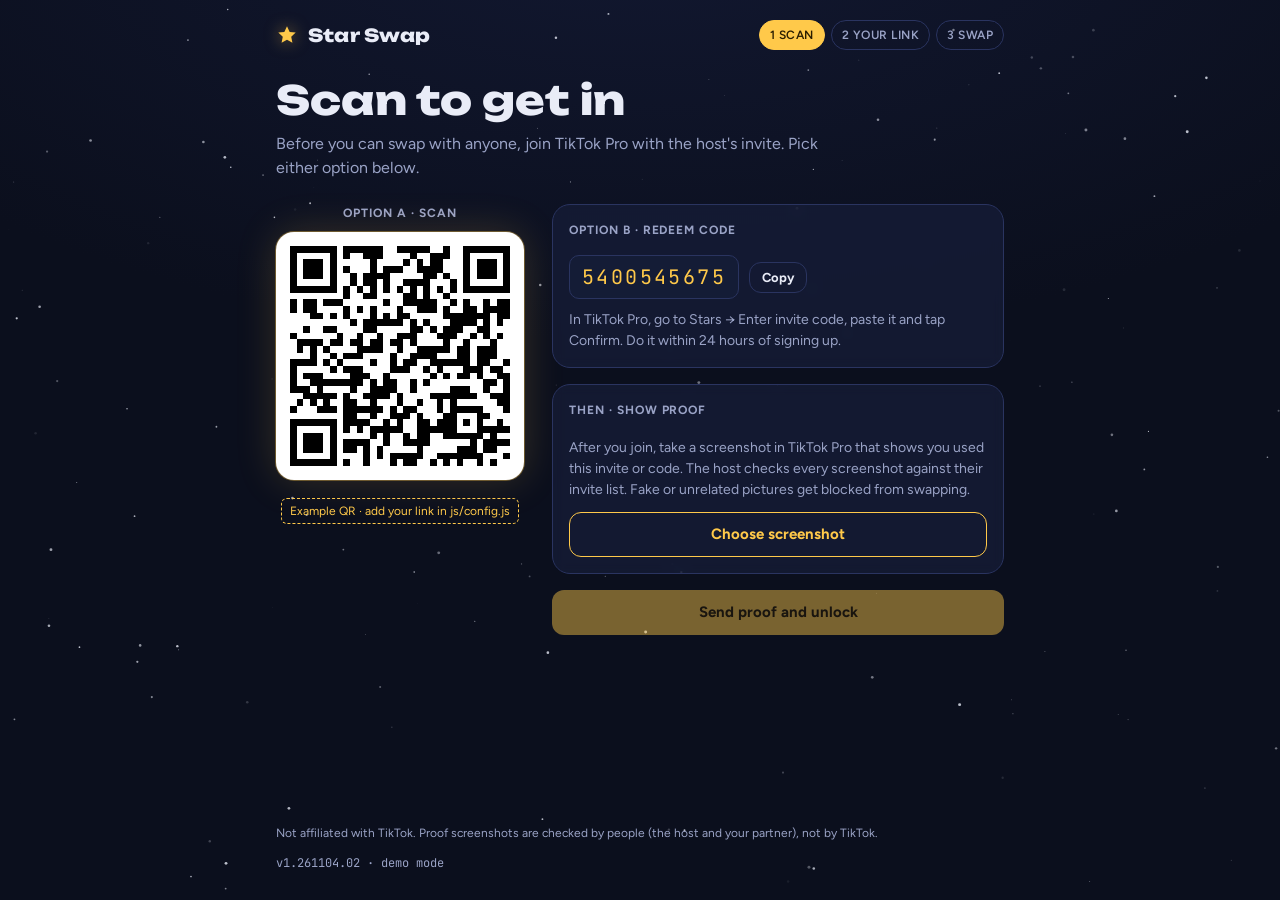
<file: releases/StarSwap_1.261104.02.html>
<!doctype html>
<html lang="en">
<head>
<meta charset="utf-8">
<meta name="viewport" content="width=device-width, initial-scale=1, viewport-fit=cover">
<title>Star Swap</title>
<meta name="claude:viewport-fit-sides" content="cover">
<meta name="description" content="Swap TikTok Pro invite links with other people, one for one.">
<link rel="preconnect" href="https://fonts.googleapis.com">
<link rel="preconnect" href="https://fonts.gstatic.com" crossorigin>
<link rel="stylesheet" href="https://fonts.googleapis.com/css2?family=Unbounded:wght@600;800&family=Figtree:wght@400;500;600;700&family=JetBrains+Mono:wght@500&display=swap">
<style>
/* Layout: one narrow column over a quiet night sky; gold is the only loud color. */
:root {
  --night: #0b0f1d;
  --night-2: #121831;
  --panel: rgba(23, 30, 58, 0.72);
  --line: #2a3460;
  --text: #e9ecf7;
  --muted: #9aa3c6;
  --gold: #ffc94a;
  --gold-ink: #2a1d00;
  --mint: #6fe0c0;
  --display: "Unbounded", "Arial Black", system-ui, sans-serif;
  --body: "Figtree", system-ui, -apple-system, "Segoe UI", sans-serif;
  --mono: "JetBrains Mono", ui-monospace, Consolas, monospace;
  color-scheme: dark;
}

* { box-sizing: border-box; }
[hidden] { display: none !important; }
html, body { min-height: 100%; }
body {
  margin: 0;
  background: radial-gradient(120% 80% at 50% -10%, var(--night-2), var(--night) 60%) fixed, var(--night);
  color: var(--text);
  font-family: var(--body);
  font-size: 16px;
  line-height: 1.5;
}
#sky { position: fixed; inset: 0; width: 100%; height: 100%; z-index: 0; pointer-events: none; }

.shell {
  position: relative; z-index: 1;
  max-width: 760px; margin: 0 auto;
  padding-left: max(16px, env(safe-area-inset-left, 0px));
  padding-right: max(16px, env(safe-area-inset-right, 0px));
  padding-block: 20px 28px;
  display: flex; flex-direction: column; gap: 28px; min-height: 100vh;
}
main { flex: 1; }

/* Header */
.top { display: flex; align-items: center; justify-content: space-between; gap: 16px; flex-wrap: wrap; }
.brand { display: flex; align-items: center; gap: 10px; font-family: var(--display); font-weight: 800; font-size: 18px; letter-spacing: .01em; }
.brand-star { width: 22px; height: 22px; fill: var(--gold); filter: drop-shadow(0 0 8px rgba(255, 201, 74, .5)); }
.steps { display: flex; gap: 6px; list-style: none; margin: 0; padding: 0; counter-reset: s; }
.steps li {
  counter-increment: s; font-size: 12px; font-weight: 600; letter-spacing: .04em; text-transform: uppercase;
  color: var(--muted); padding: 5px 10px; border: 1px solid var(--line); border-radius: 999px;
}
.steps li::before { content: counter(s) " "; color: var(--muted); }
.steps li.on { color: var(--gold-ink); background: var(--gold); border-color: var(--gold); }
.steps li.on::before { color: var(--gold-ink); }
.steps li.done { color: var(--text); border-color: var(--gold); }

/* Type */
h1, h2 { font-family: var(--display); font-weight: 800; line-height: 1.1; margin: 0 0 10px; text-wrap: balance; }
h1 { font-size: clamp(28px, 6vw, 40px); }
h2 { font-size: 22px; }
.lead { color: var(--muted); max-width: 56ch; margin: 0 0 24px; }
.eyebrow { margin: 0 0 6px; font-size: 12px; font-weight: 700; letter-spacing: .14em; text-transform: uppercase; color: var(--mint); }
.label { display: block; font-size: 12px; font-weight: 700; letter-spacing: .08em; text-transform: uppercase; color: var(--muted); margin-bottom: 6px; }
.hint { color: var(--muted); font-size: 14px; margin: 0; }
.center { text-align: center; }
.tag { display: inline-block; margin: 8px 0 0; font-size: 12px; color: var(--gold); border: 1px dashed var(--gold); border-radius: 6px; padding: 3px 8px; }

/* Views */
.view { animation: rise .35s ease both; }
@keyframes rise { from { opacity: .4; transform: translateY(8px); } to { opacity: 1; transform: none; } }

/* Gate */
.gate, .match { display: grid; grid-template-columns: auto 1fr; gap: 28px; align-items: start; }
.gate-side, .match-side { display: flex; flex-direction: column; gap: 16px; min-width: 0; }
.qr-frame { margin: 0; display: flex; flex-direction: column; align-items: center; gap: 10px; }
.qr-frame .label { margin: 0; }
.redeem { padding: 16px; display: flex; flex-direction: column; gap: 10px; }
.qr {
  background: #fff; padding: 14px; border-radius: 18px;
  box-shadow: 0 0 0 1px rgba(255, 201, 74, .35), 0 0 40px rgba(255, 201, 74, .18);
  width: 248px; height: 248px; display: grid; place-items: center;
}
.qr img, .qr canvas { width: 220px !important; height: 220px !important; image-rendering: pixelated; }
.qr-frame.small .qr { width: 188px; height: 188px; }
.qr-frame.small .qr img, .qr-frame.small .qr canvas { width: 160px !important; height: 160px !important; }

.code-row { display: flex; align-items: center; gap: 10px; flex-wrap: wrap; }
code { font-family: var(--mono); font-size: 20px; letter-spacing: .12em; color: var(--gold); background: var(--panel); border: 1px solid var(--line); padding: 6px 12px; border-radius: 10px; }

/* Proof screenshots */
.proof { padding: 16px; display: flex; flex-direction: column; gap: 12px; }
.proof-img {
  display: block; width: 100%; max-width: 240px; max-height: 420px; object-fit: contain;
  border-radius: 12px; border: 1px solid var(--line); background: var(--night);
}

/* Buttons */
.btn {
  display: inline-flex; align-items: center; justify-content: center; gap: 8px;
  font: 700 15px/1 var(--body); padding: 14px 18px; border-radius: 12px;
  border: 1px solid transparent; cursor: pointer; text-decoration: none; color: var(--text);
  transition: transform .12s ease, background .2s ease, border-color .2s ease, opacity .2s;
}
.btn:active { transform: scale(.98); }
.btn:focus-visible, .connect:focus-visible, input:focus-visible { outline: 2px solid var(--mint); outline-offset: 3px; }
.btn.primary { background: var(--gold); color: var(--gold-ink); }
.btn.primary:hover { background: #ffd56f; }
.btn.primary:disabled { opacity: .45; cursor: not-allowed; }
.btn.line { border-color: var(--gold); color: var(--gold); background: transparent; }
.btn.line:hover { background: rgba(255, 201, 74, .08); }
.btn.ghost { background: transparent; border-color: var(--line); color: var(--text); }
.btn.ghost:hover { border-color: var(--muted); }
.btn.sm { padding: 8px 12px; font-size: 13px; }
#leave-match { align-self: flex-start; }
.row { display: flex; gap: 10px; flex-wrap: wrap; }

/* Form */
.card { background: var(--panel); border: 1px solid var(--line); border-radius: 18px; backdrop-filter: blur(6px); }
.form { padding: 22px; display: flex; flex-direction: column; gap: 18px; max-width: 520px; }
.field { display: flex; flex-direction: column; gap: 6px; }
input[type="url"], .at input {
  width: 100%; font: 500 16px var(--body); color: var(--text);
  background: var(--night); border: 1px solid var(--line); border-radius: 10px; padding: 12px 14px;
}
.at { display: flex; align-items: center; background: var(--night); border: 1px solid var(--line); border-radius: 10px; }
.at span { padding-left: 14px; color: var(--muted); font-weight: 700; }
.at input { border: 0; background: transparent; padding-left: 4px; }
.error { color: #ff8a8a; margin: 0; font-weight: 600; }

/* Lobby */
.lobby { display: flex; flex-direction: column; align-items: center; gap: 22px; padding-top: 24px; }
.live { margin: 0; color: var(--muted); display: flex; align-items: center; gap: 8px; font-variant-numeric: tabular-nums; }
.live b { color: var(--text); }
.dot { width: 8px; height: 8px; border-radius: 50%; background: var(--mint); box-shadow: 0 0 0 0 rgba(111, 224, 192, .6); animation: ping 1.8s infinite; }
@keyframes ping { 70% { box-shadow: 0 0 0 10px rgba(111, 224, 192, 0); } 100% { box-shadow: 0 0 0 0 rgba(111, 224, 192, 0); } }

.connect {
  position: relative; width: min(260px, 72vw); aspect-ratio: 1; max-width: 100%; border-radius: 50%;
  border: 0; cursor: pointer; background: radial-gradient(circle at 35% 30%, #ffe08d, var(--gold) 55%, #e2a51f);
  color: var(--gold-ink); box-shadow: 0 18px 60px rgba(255, 201, 74, .28), inset 0 -8px 20px rgba(0, 0, 0, .12);
  transition: transform .2s ease;
}
.connect:hover { transform: scale(1.03); }
.connect-label { position: relative; font-family: var(--display); font-weight: 800; font-size: 20px; line-height: 1.15; padding: 0 28px; display: block; }
.connect-ring { position: absolute; inset: -12px; border-radius: 50%; border: 1px solid rgba(255, 201, 74, .45); animation: breathe 3s ease-in-out infinite; }
@keyframes breathe { 50% { inset: -22px; opacity: .2; } }

.mini-card { display: flex; align-items: center; gap: 14px; flex-wrap: wrap; justify-content: center; padding: 10px 14px; border: 1px solid var(--line); border-radius: 12px; background: var(--panel); }

/* Search radar */
.radar { position: relative; width: 140px; height: 140px; }
.radar span { position: absolute; inset: 0; border-radius: 50%; border: 2px solid var(--gold); opacity: 0; animation: wave 2.4s ease-out infinite; }
.radar span:nth-child(2) { animation-delay: .8s; }
.radar span:nth-child(3) { animation-delay: 1.6s; }
.radar::after { content: ""; position: absolute; inset: 58px; border-radius: 50%; background: var(--gold); box-shadow: 0 0 24px var(--gold); }
@keyframes wave { 0% { transform: scale(.3); opacity: .9; } 100% { transform: scale(1); opacity: 0; } }

/* Match */
.todo { margin: 0; padding-left: 20px; display: flex; flex-direction: column; gap: 6px; }
.status { display: flex; gap: 8px; flex-wrap: wrap; }
.chip { font-size: 13px; font-weight: 700; padding: 6px 10px; border-radius: 999px; border: 1px solid var(--line); color: var(--muted); }
.chip.ok { color: var(--night); background: var(--mint); border-color: var(--mint); }
.chip.bad { color: #ff8a8a; border-color: #ff8a8a; }
#mark-done { align-self: stretch; }
.complete { border: 1px solid var(--mint); border-radius: 14px; padding: 16px; display: flex; flex-direction: column; gap: 12px; background: rgba(111, 224, 192, .07); }
.complete p { margin: 0; }

/* Host review page */
.setup { padding: 18px; display: flex; flex-direction: column; gap: 12px; margin-bottom: 20px; max-width: 620px; }
.setup p { margin: 0; }
.setup code { font-size: 14px; letter-spacing: .02em; word-break: break-all; }
.filters { align-items: center; margin-bottom: 16px; }
.review-grid { display: grid; grid-template-columns: repeat(auto-fill, minmax(220px, 1fr)); gap: 14px; }
.review-item { padding: 14px; display: flex; flex-direction: column; gap: 10px; }
.review-item .proof-img { max-width: none; max-height: 340px; cursor: zoom-in; }
.review-item .proof-img.big { max-height: none; cursor: zoom-out; }
.review-head { display: flex; align-items: center; justify-content: space-between; gap: 8px; flex-wrap: wrap; overflow-wrap: anywhere; }

/* Footer, toast */
.foot { display: flex; justify-content: space-between; gap: 12px; flex-wrap: wrap; font-size: 12px; color: var(--muted); }
.ver { font-family: var(--mono); }
.toast {
  position: fixed; left: 50%; transform: translateX(-50%); z-index: 5;
  bottom: calc(20px + env(safe-area-inset-bottom, 0px));
  background: var(--text); color: var(--night); font-weight: 700; padding: 10px 16px; border-radius: 10px;
}

@media (max-width: 620px) {
  .gate, .match { grid-template-columns: 1fr; justify-items: center; }
  .gate-side, .match-side { width: 100%; }
  .steps li { padding: 4px 8px; font-size: 11px; }
}
@media (prefers-reduced-motion: reduce) {
  *, *::before, *::after { animation: none !important; transition: none !important; }
}
</style>
</head>
<body>
<canvas id="sky" aria-hidden="true"></canvas>

<div class="shell">
  <header class="top">
    <div class="brand">
      <svg class="brand-star" viewBox="0 0 24 24" aria-hidden="true"><path d="M12 2.5l2.9 6.1 6.6.8-4.9 4.6 1.3 6.5L12 17.2 6.1 20.5l1.3-6.5L2.5 9.4l6.6-.8z"/></svg>
      <span>Star Swap</span>
    </div>
    <ol class="steps" aria-label="Progress">
      <li id="st-1">Scan</li>
      <li id="st-2">Your link</li>
      <li id="st-3">Swap</li>
    </ol>
  </header>

  <main>
    <!-- 1. QR gate -->
    <section id="view-gate" class="view" hidden>
      <h1>Scan to get in</h1>
      <p class="lead">Before you can swap with anyone, join TikTok Pro with the host's invite. Pick either option below.</p>

      <div class="gate">
        <figure class="qr-frame">
          <span class="label">Option A · Scan</span>
          <div id="owner-qr" class="qr"></div>
          <figcaption id="owner-qr-note" class="tag" hidden>Example QR · add your link in js/config.js</figcaption>
          <a class="btn line sm qr-open" id="open-owner" href="#" target="_blank" rel="noopener">On this phone? Open the invite</a>
        </figure>

        <div class="gate-side">
          <div class="redeem card">
            <span class="label">Option B · Redeem code</span>
            <div class="code-row">
              <code id="owner-code">—</code>
              <button class="btn ghost sm" id="copy-code" type="button">Copy</button>
            </div>
            <p class="hint">In TikTok Pro, go to Stars → Enter invite code, paste it and tap Confirm. Do it within 24 hours of signing up.</p>
          </div>

          <div class="proof card">
            <span class="label">Then · Show proof</span>
            <p class="hint">After you join, take a screenshot in TikTok Pro that shows you used this invite or code. The host checks every screenshot against their invite list. Fake or unrelated pictures get blocked from swapping.</p>
            <button class="btn line" id="gate-pick" type="button">Choose screenshot</button>
            <input type="file" id="gate-file" accept="image/*" hidden>
            <img id="gate-preview" class="proof-img" alt="Your screenshot" hidden>
          </div>
          <p class="error" id="gate-error" hidden></p>
          <button class="btn primary" id="gate-go" type="button" disabled>Send proof and unlock</button>
        </div>
      </div>
    </section>

    <!-- 2. Profile -->
    <section id="view-profile" class="view" hidden>
      <h1>Your swap card</h1>
      <p class="lead">This is the only thing your partner sees. Nobody sees it until you both press Connect.</p>
      <form id="profile-form" class="card form" novalidate>
        <label class="field" for="p-name">
          <span class="label">TikTok username</span>
          <div class="at"><span>@</span><input id="p-name" name="name" autocomplete="off" maxlength="24" placeholder="yourname" required></div>
        </label>
        <label class="field" for="p-link">
          <span class="label">Your TikTok Pro invite link</span>
          <input id="p-link" name="link" type="url" inputmode="url" placeholder="https://vm.tiktok.com/…" required>
          <span class="hint">In TikTok Pro: Stars → Invite friends → Copy link.</span>
        </label>
        <p class="error" id="p-error" hidden></p>
        <button class="btn primary" type="submit">Save card</button>
      </form>
    </section>

    <!-- 3. Lobby -->
    <section id="view-lobby" class="view" hidden>
      <div class="lobby">
        <p class="live"><span class="dot"></span><b id="looking-count">0</b> <span id="looking-word">people</span> waiting to swap</p>
        <button class="connect" id="connect" type="button">
          <span class="connect-ring"></span>
          <span class="connect-label">Connect with others</span>
        </button>
        <p class="hint center">You'll be paired with one person. You use their link, they use yours.</p>
        <div class="mini-card">
          <span>Swapping as <b id="me-name">@you</b></span>
          <button class="btn ghost sm" id="edit-card" type="button">Edit card</button>
        </div>
        <p class="hint center" id="swap-tally"></p>
        <p class="error center" id="lobby-error" hidden></p>
      </div>
    </section>

    <!-- 4. Searching -->
    <section id="view-search" class="view" hidden>
      <div class="lobby">
        <div class="radar" aria-hidden="true"><span></span><span></span><span></span></div>
        <h2>Finding someone…</h2>
        <p class="hint center">Keep this page open. Most matches take under a minute when people are online.</p>
        <button class="btn ghost" id="cancel-search" type="button">Cancel</button>
      </div>
    </section>

    <!-- 5. Matched -->
    <section id="view-match" class="view" hidden>
      <p class="eyebrow">Matched</p>
      <h1 id="partner-name">@partner</h1>
      <p class="tag" id="partner-demo" hidden>Example partner · demo mode, no real backend connected</p>

      <div class="match">
        <figure class="qr-frame small">
          <div id="partner-qr" class="qr"></div>
        </figure>
        <div class="match-side">
          <ol class="todo">
            <li>Open their invite and join with it (or enter their code in Stars).</li>
            <li>Screenshot TikTok Pro showing you used it, and upload it here.</li>
            <li>They check your screenshot, you check theirs. It's done when both are approved.</li>
          </ol>
          <div class="row">
            <a class="btn line" id="open-partner" href="#" target="_blank" rel="noopener">Open their invite</a>
            <button class="btn ghost" id="copy-partner" type="button">Copy link</button>
          </div>
          <div class="status">
            <span class="chip" id="chip-me">Your proof · not sent</span>
            <span class="chip" id="chip-them">Their proof · not sent</span>
          </div>
          <button class="btn primary" id="mark-done" type="button">Upload proof I used their link</button>
          <input type="file" id="done-file" accept="image/*" hidden>
          <p class="error" id="me-proof-note" hidden></p>

          <div class="proof card" id="their-proof" hidden>
            <span class="label" id="their-proof-title">Their proof</span>
            <img id="their-proof-img" class="proof-img" alt="Your partner's screenshot">
            <p class="hint">Does this show they joined with <b>your</b> invite? You can also check your invite list in TikTok Pro.</p>
            <div class="row" id="verdict-btns">
              <button class="btn primary sm" id="proof-ok" type="button">Looks right</button>
              <button class="btn ghost sm" id="proof-bad" type="button">Doesn't show my invite</button>
            </div>
            <p class="hint" id="verdict-note" hidden></p>
          </div>

          <div class="complete" id="complete" hidden>
            <p><b>Swap complete.</b> You both approved each other's proof.</p>
            <button class="btn primary" id="again" type="button">Connect with someone else</button>
          </div>
          <button class="btn ghost sm" id="leave-match" type="button">Leave this swap</button>
        </div>
      </div>
    </section>
  </main>

  <footer class="foot">
    <span>Not affiliated with TikTok. Proof screenshots are checked by people (the host and your partner), not by TikTok.</span>
    <span class="ver" id="ver"></span>
  </footer>
</div>

<div class="toast" id="toast" role="status" aria-live="polite" hidden></div>

<script>
var QRCode;!function(){function a(a){this.mode=c.MODE_8BIT_BYTE,this.data=a,this.parsedData=[];for(var b=[],d=0,e=this.data.length;e>d;d++){var f=this.data.charCodeAt(d);f>65536?(b[0]=240|(1835008&f)>>>18,b[1]=128|(258048&f)>>>12,b[2]=128|(4032&f)>>>6,b[3]=128|63&f):f>2048?(b[0]=224|(61440&f)>>>12,b[1]=128|(4032&f)>>>6,b[2]=128|63&f):f>128?(b[0]=192|(1984&f)>>>6,b[1]=128|63&f):b[0]=f,this.parsedData=this.parsedData.concat(b)}this.parsedData.length!=this.data.length&&(this.parsedData.unshift(191),this.parsedData.unshift(187),this.parsedData.unshift(239))}function b(a,b){this.typeNumber=a,this.errorCorrectLevel=b,this.modules=null,this.moduleCount=0,this.dataCache=null,this.dataList=[]}function i(a,b){if(void 0==a.length)throw new Error(a.length+"/"+b);for(var c=0;c<a.length&&0==a[c];)c++;this.num=new Array(a.length-c+b);for(var d=0;d<a.length-c;d++)this.num[d]=a[d+c]}function j(a,b){this.totalCount=a,this.dataCount=b}function k(){this.buffer=[],this.length=0}function m(){return"undefined"!=typeof CanvasRenderingContext2D}function n(){var a=!1,b=navigator.userAgent;return/android/i.test(b)&&(a=!0,aMat=b.toString().match(/android ([0-9]\.[0-9])/i),aMat&&aMat[1]&&(a=parseFloat(aMat[1]))),a}function r(a,b){for(var c=1,e=s(a),f=0,g=l.length;g>=f;f++){var h=0;switch(b){case d.L:h=l[f][0];break;case d.M:h=l[f][1];break;case d.Q:h=l[f][2];break;case d.H:h=l[f][3]}if(h>=e)break;c++}if(c>l.length)throw new Error("Too long data");return c}function s(a){var b=encodeURI(a).toString().replace(/\%[0-9a-fA-F]{2}/g,"a");return b.length+(b.length!=a?3:0)}a.prototype={getLength:function(){return this.parsedData.length},write:function(a){for(var b=0,c=this.parsedData.length;c>b;b++)a.put(this.parsedData[b],8)}},b.prototype={addData:function(b){var c=new a(b);this.dataList.push(c),this.dataCache=null},isDark:function(a,b){if(0>a||this.moduleCount<=a||0>b||this.moduleCount<=b)throw new Error(a+","+b);return this.modules[a][b]},getModuleCount:function(){return this.moduleCount},make:function(){this.makeImpl(!1,this.getBestMaskPattern())},makeImpl:function(a,c){this.moduleCount=4*this.typeNumber+17,this.modules=new Array(this.moduleCount);for(var d=0;d<this.moduleCount;d++){this.modules[d]=new Array(this.moduleCount);for(var e=0;e<this.moduleCount;e++)this.modules[d][e]=null}this.setupPositionProbePattern(0,0),this.setupPositionProbePattern(this.moduleCount-7,0),this.setupPositionProbePattern(0,this.moduleCount-7),this.setupPositionAdjustPattern(),this.setupTimingPattern(),this.setupTypeInfo(a,c),this.typeNumber>=7&&this.setupTypeNumber(a),null==this.dataCache&&(this.dataCache=b.createData(this.typeNumber,this.errorCorrectLevel,this.dataList)),this.mapData(this.dataCache,c)},setupPositionProbePattern:function(a,b){for(var c=-1;7>=c;c++)if(!(-1>=a+c||this.moduleCount<=a+c))for(var d=-1;7>=d;d++)-1>=b+d||this.moduleCount<=b+d||(this.modules[a+c][b+d]=c>=0&&6>=c&&(0==d||6==d)||d>=0&&6>=d&&(0==c||6==c)||c>=2&&4>=c&&d>=2&&4>=d?!0:!1)},getBestMaskPattern:function(){for(var a=0,b=0,c=0;8>c;c++){this.makeImpl(!0,c);var d=f.getLostPoint(this);(0==c||a>d)&&(a=d,b=c)}return b},createMovieClip:function(a,b,c){var d=a.createEmptyMovieClip(b,c),e=1;this.make();for(var f=0;f<this.modules.length;f++)for(var g=f*e,h=0;h<this.modules[f].length;h++){var i=h*e,j=this.modules[f][h];j&&(d.beginFill(0,100),d.moveTo(i,g),d.lineTo(i+e,g),d.lineTo(i+e,g+e),d.lineTo(i,g+e),d.endFill())}return d},setupTimingPattern:function(){for(var a=8;a<this.moduleCount-8;a++)null==this.modules[a][6]&&(this.modules[a][6]=0==a%2);for(var b=8;b<this.moduleCount-8;b++)null==this.modules[6][b]&&(this.modules[6][b]=0==b%2)},setupPositionAdjustPattern:function(){for(var a=f.getPatternPosition(this.typeNumber),b=0;b<a.length;b++)for(var c=0;c<a.length;c++){var d=a[b],e=a[c];if(null==this.modules[d][e])for(var g=-2;2>=g;g++)for(var h=-2;2>=h;h++)this.modules[d+g][e+h]=-2==g||2==g||-2==h||2==h||0==g&&0==h?!0:!1}},setupTypeNumber:function(a){for(var b=f.getBCHTypeNumber(this.typeNumber),c=0;18>c;c++){var d=!a&&1==(1&b>>c);this.modules[Math.floor(c/3)][c%3+this.moduleCount-8-3]=d}for(var c=0;18>c;c++){var d=!a&&1==(1&b>>c);this.modules[c%3+this.moduleCount-8-3][Math.floor(c/3)]=d}},setupTypeInfo:function(a,b){for(var c=this.errorCorrectLevel<<3|b,d=f.getBCHTypeInfo(c),e=0;15>e;e++){var g=!a&&1==(1&d>>e);6>e?this.modules[e][8]=g:8>e?this.modules[e+1][8]=g:this.modules[this.moduleCount-15+e][8]=g}for(var e=0;15>e;e++){var g=!a&&1==(1&d>>e);8>e?this.modules[8][this.moduleCount-e-1]=g:9>e?this.modules[8][15-e-1+1]=g:this.modules[8][15-e-1]=g}this.modules[this.moduleCount-8][8]=!a},mapData:function(a,b){for(var c=-1,d=this.moduleCount-1,e=7,g=0,h=this.moduleCount-1;h>0;h-=2)for(6==h&&h--;;){for(var i=0;2>i;i++)if(null==this.modules[d][h-i]){var j=!1;g<a.length&&(j=1==(1&a[g]>>>e));var k=f.getMask(b,d,h-i);k&&(j=!j),this.modules[d][h-i]=j,e--,-1==e&&(g++,e=7)}if(d+=c,0>d||this.moduleCount<=d){d-=c,c=-c;break}}}},b.PAD0=236,b.PAD1=17,b.createData=function(a,c,d){for(var e=j.getRSBlocks(a,c),g=new k,h=0;h<d.length;h++){var i=d[h];g.put(i.mode,4),g.put(i.getLength(),f.getLengthInBits(i.mode,a)),i.write(g)}for(var l=0,h=0;h<e.length;h++)l+=e[h].dataCount;if(g.getLengthInBits()>8*l)throw new Error("code length overflow. ("+g.getLengthInBits()+">"+8*l+")");for(g.getLengthInBits()+4<=8*l&&g.put(0,4);0!=g.getLengthInBits()%8;)g.putBit(!1);for(;;){if(g.getLengthInBits()>=8*l)break;if(g.put(b.PAD0,8),g.getLengthInBits()>=8*l)break;g.put(b.PAD1,8)}return b.createBytes(g,e)},b.createBytes=function(a,b){for(var c=0,d=0,e=0,g=new Array(b.length),h=new Array(b.length),j=0;j<b.length;j++){var k=b[j].dataCount,l=b[j].totalCount-k;d=Math.max(d,k),e=Math.max(e,l),g[j]=new Array(k);for(var m=0;m<g[j].length;m++)g[j][m]=255&a.buffer[m+c];c+=k;var n=f.getErrorCorrectPolynomial(l),o=new i(g[j],n.getLength()-1),p=o.mod(n);h[j]=new Array(n.getLength()-1);for(var m=0;m<h[j].length;m++){var q=m+p.getLength()-h[j].length;h[j][m]=q>=0?p.get(q):0}}for(var r=0,m=0;m<b.length;m++)r+=b[m].totalCount;for(var s=new Array(r),t=0,m=0;d>m;m++)for(var j=0;j<b.length;j++)m<g[j].length&&(s[t++]=g[j][m]);for(var m=0;e>m;m++)for(var j=0;j<b.length;j++)m<h[j].length&&(s[t++]=h[j][m]);return s};for(var c={MODE_NUMBER:1,MODE_ALPHA_NUM:2,MODE_8BIT_BYTE:4,MODE_KANJI:8},d={L:1,M:0,Q:3,H:2},e={PATTERN000:0,PATTERN001:1,PATTERN010:2,PATTERN011:3,PATTERN100:4,PATTERN101:5,PATTERN110:6,PATTERN111:7},f={PATTERN_POSITION_TABLE:[[],[6,18],[6,22],[6,26],[6,30],[6,34],[6,22,38],[6,24,42],[6,26,46],[6,28,50],[6,30,54],[6,32,58],[6,34,62],[6,26,46,66],[6,26,48,70],[6,26,50,74],[6,30,54,78],[6,30,56,82],[6,30,58,86],[6,34,62,90],[6,28,50,72,94],[6,26,50,74,98],[6,30,54,78,102],[6,28,54,80,106],[6,32,58,84,110],[6,30,58,86,114],[6,34,62,90,118],[6,26,50,74,98,122],[6,30,54,78,102,126],[6,26,52,78,104,130],[6,30,56,82,108,134],[6,34,60,86,112,138],[6,30,58,86,114,142],[6,34,62,90,118,146],[6,30,54,78,102,126,150],[6,24,50,76,102,128,154],[6,28,54,80,106,132,158],[6,32,58,84,110,136,162],[6,26,54,82,110,138,166],[6,30,58,86,114,142,170]],G15:1335,G18:7973,G15_MASK:21522,getBCHTypeInfo:function(a){for(var b=a<<10;f.getBCHDigit(b)-f.getBCHDigit(f.G15)>=0;)b^=f.G15<<f.getBCHDigit(b)-f.getBCHDigit(f.G15);return(a<<10|b)^f.G15_MASK},getBCHTypeNumber:function(a){for(var b=a<<12;f.getBCHDigit(b)-f.getBCHDigit(f.G18)>=0;)b^=f.G18<<f.getBCHDigit(b)-f.getBCHDigit(f.G18);return a<<12|b},getBCHDigit:function(a){for(var b=0;0!=a;)b++,a>>>=1;return b},getPatternPosition:function(a){return f.PATTERN_POSITION_TABLE[a-1]},getMask:function(a,b,c){switch(a){case e.PATTERN000:return 0==(b+c)%2;case e.PATTERN001:return 0==b%2;case e.PATTERN010:return 0==c%3;case e.PATTERN011:return 0==(b+c)%3;case e.PATTERN100:return 0==(Math.floor(b/2)+Math.floor(c/3))%2;case e.PATTERN101:return 0==b*c%2+b*c%3;case e.PATTERN110:return 0==(b*c%2+b*c%3)%2;case e.PATTERN111:return 0==(b*c%3+(b+c)%2)%2;default:throw new Error("bad maskPattern:"+a)}},getErrorCorrectPolynomial:function(a){for(var b=new i([1],0),c=0;a>c;c++)b=b.multiply(new i([1,g.gexp(c)],0));return b},getLengthInBits:function(a,b){if(b>=1&&10>b)switch(a){case c.MODE_NUMBER:return 10;case c.MODE_ALPHA_NUM:return 9;case c.MODE_8BIT_BYTE:return 8;case c.MODE_KANJI:return 8;default:throw new Error("mode:"+a)}else if(27>b)switch(a){case c.MODE_NUMBER:return 12;case c.MODE_ALPHA_NUM:return 11;case c.MODE_8BIT_BYTE:return 16;case c.MODE_KANJI:return 10;default:throw new Error("mode:"+a)}else{if(!(41>b))throw new Error("type:"+b);switch(a){case c.MODE_NUMBER:return 14;case c.MODE_ALPHA_NUM:return 13;case c.MODE_8BIT_BYTE:return 16;case c.MODE_KANJI:return 12;default:throw new Error("mode:"+a)}}},getLostPoint:function(a){for(var b=a.getModuleCount(),c=0,d=0;b>d;d++)for(var e=0;b>e;e++){for(var f=0,g=a.isDark(d,e),h=-1;1>=h;h++)if(!(0>d+h||d+h>=b))for(var i=-1;1>=i;i++)0>e+i||e+i>=b||(0!=h||0!=i)&&g==a.isDark(d+h,e+i)&&f++;f>5&&(c+=3+f-5)}for(var d=0;b-1>d;d++)for(var e=0;b-1>e;e++){var j=0;a.isDark(d,e)&&j++,a.isDark(d+1,e)&&j++,a.isDark(d,e+1)&&j++,a.isDark(d+1,e+1)&&j++,(0==j||4==j)&&(c+=3)}for(var d=0;b>d;d++)for(var e=0;b-6>e;e++)a.isDark(d,e)&&!a.isDark(d,e+1)&&a.isDark(d,e+2)&&a.isDark(d,e+3)&&a.isDark(d,e+4)&&!a.isDark(d,e+5)&&a.isDark(d,e+6)&&(c+=40);for(var e=0;b>e;e++)for(var d=0;b-6>d;d++)a.isDark(d,e)&&!a.isDark(d+1,e)&&a.isDark(d+2,e)&&a.isDark(d+3,e)&&a.isDark(d+4,e)&&!a.isDark(d+5,e)&&a.isDark(d+6,e)&&(c+=40);for(var k=0,e=0;b>e;e++)for(var d=0;b>d;d++)a.isDark(d,e)&&k++;var l=Math.abs(100*k/b/b-50)/5;return c+=10*l}},g={glog:function(a){if(1>a)throw new Error("glog("+a+")");return g.LOG_TABLE[a]},gexp:function(a){for(;0>a;)a+=255;for(;a>=256;)a-=255;return g.EXP_TABLE[a]},EXP_TABLE:new Array(256),LOG_TABLE:new Array(256)},h=0;8>h;h++)g.EXP_TABLE[h]=1<<h;for(var h=8;256>h;h++)g.EXP_TABLE[h]=g.EXP_TABLE[h-4]^g.EXP_TABLE[h-5]^g.EXP_TABLE[h-6]^g.EXP_TABLE[h-8];for(var h=0;255>h;h++)g.LOG_TABLE[g.EXP_TABLE[h]]=h;i.prototype={get:function(a){return this.num[a]},getLength:function(){return this.num.length},multiply:function(a){for(var b=new Array(this.getLength()+a.getLength()-1),c=0;c<this.getLength();c++)for(var d=0;d<a.getLength();d++)b[c+d]^=g.gexp(g.glog(this.get(c))+g.glog(a.get(d)));return new i(b,0)},mod:function(a){if(this.getLength()-a.getLength()<0)return this;for(var b=g.glog(this.get(0))-g.glog(a.get(0)),c=new Array(this.getLength()),d=0;d<this.getLength();d++)c[d]=this.get(d);for(var d=0;d<a.getLength();d++)c[d]^=g.gexp(g.glog(a.get(d))+b);return new i(c,0).mod(a)}},j.RS_BLOCK_TABLE=[[1,26,19],[1,26,16],[1,26,13],[1,26,9],[1,44,34],[1,44,28],[1,44,22],[1,44,16],[1,70,55],[1,70,44],[2,35,17],[2,35,13],[1,100,80],[2,50,32],[2,50,24],[4,25,9],[1,134,108],[2,67,43],[2,33,15,2,34,16],[2,33,11,2,34,12],[2,86,68],[4,43,27],[4,43,19],[4,43,15],[2,98,78],[4,49,31],[2,32,14,4,33,15],[4,39,13,1,40,14],[2,121,97],[2,60,38,2,61,39],[4,40,18,2,41,19],[4,40,14,2,41,15],[2,146,116],[3,58,36,2,59,37],[4,36,16,4,37,17],[4,36,12,4,37,13],[2,86,68,2,87,69],[4,69,43,1,70,44],[6,43,19,2,44,20],[6,43,15,2,44,16],[4,101,81],[1,80,50,4,81,51],[4,50,22,4,51,23],[3,36,12,8,37,13],[2,116,92,2,117,93],[6,58,36,2,59,37],[4,46,20,6,47,21],[7,42,14,4,43,15],[4,133,107],[8,59,37,1,60,38],[8,44,20,4,45,21],[12,33,11,4,34,12],[3,145,115,1,146,116],[4,64,40,5,65,41],[11,36,16,5,37,17],[11,36,12,5,37,13],[5,109,87,1,110,88],[5,65,41,5,66,42],[5,54,24,7,55,25],[11,36,12],[5,122,98,1,123,99],[7,73,45,3,74,46],[15,43,19,2,44,20],[3,45,15,13,46,16],[1,135,107,5,136,108],[10,74,46,1,75,47],[1,50,22,15,51,23],[2,42,14,17,43,15],[5,150,120,1,151,121],[9,69,43,4,70,44],[17,50,22,1,51,23],[2,42,14,19,43,15],[3,141,113,4,142,114],[3,70,44,11,71,45],[17,47,21,4,48,22],[9,39,13,16,40,14],[3,135,107,5,136,108],[3,67,41,13,68,42],[15,54,24,5,55,25],[15,43,15,10,44,16],[4,144,116,4,145,117],[17,68,42],[17,50,22,6,51,23],[19,46,16,6,47,17],[2,139,111,7,140,112],[17,74,46],[7,54,24,16,55,25],[34,37,13],[4,151,121,5,152,122],[4,75,47,14,76,48],[11,54,24,14,55,25],[16,45,15,14,46,16],[6,147,117,4,148,118],[6,73,45,14,74,46],[11,54,24,16,55,25],[30,46,16,2,47,17],[8,132,106,4,133,107],[8,75,47,13,76,48],[7,54,24,22,55,25],[22,45,15,13,46,16],[10,142,114,2,143,115],[19,74,46,4,75,47],[28,50,22,6,51,23],[33,46,16,4,47,17],[8,152,122,4,153,123],[22,73,45,3,74,46],[8,53,23,26,54,24],[12,45,15,28,46,16],[3,147,117,10,148,118],[3,73,45,23,74,46],[4,54,24,31,55,25],[11,45,15,31,46,16],[7,146,116,7,147,117],[21,73,45,7,74,46],[1,53,23,37,54,24],[19,45,15,26,46,16],[5,145,115,10,146,116],[19,75,47,10,76,48],[15,54,24,25,55,25],[23,45,15,25,46,16],[13,145,115,3,146,116],[2,74,46,29,75,47],[42,54,24,1,55,25],[23,45,15,28,46,16],[17,145,115],[10,74,46,23,75,47],[10,54,24,35,55,25],[19,45,15,35,46,16],[17,145,115,1,146,116],[14,74,46,21,75,47],[29,54,24,19,55,25],[11,45,15,46,46,16],[13,145,115,6,146,116],[14,74,46,23,75,47],[44,54,24,7,55,25],[59,46,16,1,47,17],[12,151,121,7,152,122],[12,75,47,26,76,48],[39,54,24,14,55,25],[22,45,15,41,46,16],[6,151,121,14,152,122],[6,75,47,34,76,48],[46,54,24,10,55,25],[2,45,15,64,46,16],[17,152,122,4,153,123],[29,74,46,14,75,47],[49,54,24,10,55,25],[24,45,15,46,46,16],[4,152,122,18,153,123],[13,74,46,32,75,47],[48,54,24,14,55,25],[42,45,15,32,46,16],[20,147,117,4,148,118],[40,75,47,7,76,48],[43,54,24,22,55,25],[10,45,15,67,46,16],[19,148,118,6,149,119],[18,75,47,31,76,48],[34,54,24,34,55,25],[20,45,15,61,46,16]],j.getRSBlocks=function(a,b){var c=j.getRsBlockTable(a,b);if(void 0==c)throw new Error("bad rs block @ typeNumber:"+a+"/errorCorrectLevel:"+b);for(var d=c.length/3,e=[],f=0;d>f;f++)for(var g=c[3*f+0],h=c[3*f+1],i=c[3*f+2],k=0;g>k;k++)e.push(new j(h,i));return e},j.getRsBlockTable=function(a,b){switch(b){case d.L:return j.RS_BLOCK_TABLE[4*(a-1)+0];case d.M:return j.RS_BLOCK_TABLE[4*(a-1)+1];case d.Q:return j.RS_BLOCK_TABLE[4*(a-1)+2];case d.H:return j.RS_BLOCK_TABLE[4*(a-1)+3];default:return void 0}},k.prototype={get:function(a){var b=Math.floor(a/8);return 1==(1&this.buffer[b]>>>7-a%8)},put:function(a,b){for(var c=0;b>c;c++)this.putBit(1==(1&a>>>b-c-1))},getLengthInBits:function(){return this.length},putBit:function(a){var b=Math.floor(this.length/8);this.buffer.length<=b&&this.buffer.push(0),a&&(this.buffer[b]|=128>>>this.length%8),this.length++}};var l=[[17,14,11,7],[32,26,20,14],[53,42,32,24],[78,62,46,34],[106,84,60,44],[134,106,74,58],[154,122,86,64],[192,152,108,84],[230,180,130,98],[271,213,151,119],[321,251,177,137],[367,287,203,155],[425,331,241,177],[458,362,258,194],[520,412,292,220],[586,450,322,250],[644,504,364,280],[718,560,394,310],[792,624,442,338],[858,666,482,382],[929,711,509,403],[1003,779,565,439],[1091,857,611,461],[1171,911,661,511],[1273,997,715,535],[1367,1059,751,593],[1465,1125,805,625],[1528,1190,868,658],[1628,1264,908,698],[1732,1370,982,742],[1840,1452,1030,790],[1952,1538,1112,842],[2068,1628,1168,898],[2188,1722,1228,958],[2303,1809,1283,983],[2431,1911,1351,1051],[2563,1989,1423,1093],[2699,2099,1499,1139],[2809,2213,1579,1219],[2953,2331,1663,1273]],o=function(){var a=function(a,b){this._el=a,this._htOption=b};return a.prototype.draw=function(a){function g(a,b){var c=document.createElementNS("http://www.w3.org/2000/svg",a);for(var d in b)b.hasOwnProperty(d)&&c.setAttribute(d,b[d]);return c}var b=this._htOption,c=this._el,d=a.getModuleCount();Math.floor(b.width/d),Math.floor(b.height/d),this.clear();var h=g("svg",{viewBox:"0 0 "+String(d)+" "+String(d),width:"100%",height:"100%",fill:b.colorLight});h.setAttributeNS("http://www.w3.org/2000/xmlns/","xmlns:xlink","http://www.w3.org/1999/xlink"),c.appendChild(h),h.appendChild(g("rect",{fill:b.colorDark,width:"1",height:"1",id:"template"}));for(var i=0;d>i;i++)for(var j=0;d>j;j++)if(a.isDark(i,j)){var k=g("use",{x:String(i),y:String(j)});k.setAttributeNS("http://www.w3.org/1999/xlink","href","#template"),h.appendChild(k)}},a.prototype.clear=function(){for(;this._el.hasChildNodes();)this._el.removeChild(this._el.lastChild)},a}(),p="svg"===document.documentElement.tagName.toLowerCase(),q=p?o:m()?function(){function a(){this._elImage.src=this._elCanvas.toDataURL("image/png"),this._elImage.style.display="block",this._elCanvas.style.display="none"}function d(a,b){var c=this;if(c._fFail=b,c._fSuccess=a,null===c._bSupportDataURI){var d=document.createElement("img"),e=function(){c._bSupportDataURI=!1,c._fFail&&_fFail.call(c)},f=function(){c._bSupportDataURI=!0,c._fSuccess&&c._fSuccess.call(c)};return d.onabort=e,d.onerror=e,d.onload=f,d.src="[data-uri]",void 0}c._bSupportDataURI===!0&&c._fSuccess?c._fSuccess.call(c):c._bSupportDataURI===!1&&c._fFail&&c._fFail.call(c)}if(this._android&&this._android<=2.1){var b=1/window.devicePixelRatio,c=CanvasRenderingContext2D.prototype.drawImage;CanvasRenderingContext2D.prototype.drawImage=function(a,d,e,f,g,h,i,j){if("nodeName"in a&&/img/i.test(a.nodeName))for(var l=arguments.length-1;l>=1;l--)arguments[l]=arguments[l]*b;else"undefined"==typeof j&&(arguments[1]*=b,arguments[2]*=b,arguments[3]*=b,arguments[4]*=b);c.apply(this,arguments)}}var e=function(a,b){this._bIsPainted=!1,this._android=n(),this._htOption=b,this._elCanvas=document.createElement("canvas"),this._elCanvas.width=b.width,this._elCanvas.height=b.height,a.appendChild(this._elCanvas),this._el=a,this._oContext=this._elCanvas.getContext("2d"),this._bIsPainted=!1,this._elImage=document.createElement("img"),this._elImage.style.display="none",this._el.appendChild(this._elImage),this._bSupportDataURI=null};return e.prototype.draw=function(a){var b=this._elImage,c=this._oContext,d=this._htOption,e=a.getModuleCount(),f=d.width/e,g=d.height/e,h=Math.round(f),i=Math.round(g);b.style.display="none",this.clear();for(var j=0;e>j;j++)for(var k=0;e>k;k++){var l=a.isDark(j,k),m=k*f,n=j*g;c.strokeStyle=l?d.colorDark:d.colorLight,c.lineWidth=1,c.fillStyle=l?d.colorDark:d.colorLight,c.fillRect(m,n,f,g),c.strokeRect(Math.floor(m)+.5,Math.floor(n)+.5,h,i),c.strokeRect(Math.ceil(m)-.5,Math.ceil(n)-.5,h,i)}this._bIsPainted=!0},e.prototype.makeImage=function(){this._bIsPainted&&d.call(this,a)},e.prototype.isPainted=function(){return this._bIsPainted},e.prototype.clear=function(){this._oContext.clearRect(0,0,this._elCanvas.width,this._elCanvas.height),this._bIsPainted=!1},e.prototype.round=function(a){return a?Math.floor(1e3*a)/1e3:a},e}():function(){var a=function(a,b){this._el=a,this._htOption=b};return a.prototype.draw=function(a){for(var b=this._htOption,c=this._el,d=a.getModuleCount(),e=Math.floor(b.width/d),f=Math.floor(b.height/d),g=['<table style="border:0;border-collapse:collapse;">'],h=0;d>h;h++){g.push("<tr>");for(var i=0;d>i;i++)g.push('<td style="border:0;border-collapse:collapse;padding:0;margin:0;width:'+e+"px;height:"+f+"px;background-color:"+(a.isDark(h,i)?b.colorDark:b.colorLight)+';"></td>');g.push("</tr>")}g.push("</table>"),c.innerHTML=g.join("");var j=c.childNodes[0],k=(b.width-j.offsetWidth)/2,l=(b.height-j.offsetHeight)/2;k>0&&l>0&&(j.style.margin=l+"px "+k+"px")},a.prototype.clear=function(){this._el.innerHTML=""},a}();QRCode=function(a,b){if(this._htOption={width:256,height:256,typeNumber:4,colorDark:"#000000",colorLight:"#ffffff",correctLevel:d.H},"string"==typeof b&&(b={text:b}),b)for(var c in b)this._htOption[c]=b[c];"string"==typeof a&&(a=document.getElementById(a)),this._android=n(),this._el=a,this._oQRCode=null,this._oDrawing=new q(this._el,this._htOption),this._htOption.text&&this.makeCode(this._htOption.text)},QRCode.prototype.makeCode=function(a){this._oQRCode=new b(r(a,this._htOption.correctLevel),this._htOption.correctLevel),this._oQRCode.addData(a),this._oQRCode.make(),this._el.title=a,this._oDrawing.draw(this._oQRCode),this.makeImage()},QRCode.prototype.makeImage=function(){"function"==typeof this._oDrawing.makeImage&&(!this._android||this._android>=3)&&this._oDrawing.makeImage()},QRCode.prototype.clear=function(){this._oDrawing.clear()},QRCode.CorrectLevel=d}();</script>
<script>
// Version = MAJOR.YYMMDD.NN (date of the update + counter for that day)
window.STARSWAP_VERSION = "1.261104.02";
</script>
<script>
// =====================================================================
//  Star Swap settings. This is the only file you need to edit.
// =====================================================================
window.STARSWAP_CONFIG = {
  // 1) YOUR TikTok Pro invite. Visitors must use this before they can swap.
  //    In TikTok Pro: Stars -> Invite friends -> Copy link.
  referralLink: "",          // e.g. "https://vm.tiktok.com/ZMxxxxxxx/"
  inviteCode: "5400545675",  // option B on the gate: redeem this code in TikTok Pro

  // Optional: use a screenshot of your own QR instead of the generated one.
  // Put the image in /assets and write its path here, e.g. "assets/my-qr.png".
  qrImage: "",

  // 2) Firebase (free) so real people can be matched with each other.
  //    Leave as null and the site runs in DEMO MODE with example partners.
  //    See README.md -> "Turn on real matching".
  firebase: null
  /* firebase: {
    apiKey: "...",
    authDomain: "your-project.firebaseapp.com",
    databaseURL: "https://your-project-default-rtdb.firebaseio.com",
    projectId: "your-project",
    appId: "..."
  } */
};
</script>
<script>
// Matching backend. Firebase Realtime Database when configured, otherwise a demo.
//
// Firebase layout
//   /proofs/{uid}    : { img, ts, status, name }  gate screenshot. status: pending | approved | rejected (host sets)
//   /presence/{uid}  : timestamp while someone is waiting (no names, only used for the count)
//   /pairing         : { uid, name, link, ts }  the one person currently waiting
//   /inbox/{uid}     : pairId, written by whoever claims you
//   /pairs/{pairId}  : { a, aName, aLink, b, bName, bLink, ts,
//                        aProof, bProof,   screenshot each side uploads after using the other's link
//                        aCheck, bCheck,   "ok" | "bad": the OTHER side's verdict on that proof
//                        aLeft, bLeft }
(function () {
  const STALE_MS = 90 * 1000;      // a waiting slot older than this is ignored
  const HEARTBEAT_MS = 30 * 1000;
  const FB_VER = "10.12.2";

  function loadScript(src) {
    return new Promise((res, rej) => {
      const s = document.createElement("script");
      s.src = src; s.onload = res; s.onerror = () => rej(new Error("Could not load " + src));
      document.head.appendChild(s);
    });
  }
  const isImg = v => typeof v === "string" && v.indexOf("data:image/") === 0;

  // ---------------------------------------------------------------- Firebase
  function FirebaseBackend(cfg) {
    let db, uid, heartbeat = null, inboxRef = null, pairRef = null;
    const api = { mode: "live" };

    api.init = async function () {
      const base = "https://www.gstatic.com/firebasejs/" + FB_VER + "/";
      await loadScript(base + "firebase-app-compat.js");
      await Promise.all([
        loadScript(base + "firebase-auth-compat.js"),
        loadScript(base + "firebase-database-compat.js")
      ]);
      firebase.initializeApp(cfg);
      const cred = await firebase.auth().signInAnonymously();
      uid = cred.user.uid;
      db = firebase.database();
      return uid;
    };

    // ----- gate proof
    api.sendGateProof = async function (img, name) {
      const rec = { img, ts: firebase.database.ServerValue.TIMESTAMP, status: "pending" };
      if (name) rec.name = name;
      await db.ref("proofs/" + uid).set(rec);
    };
    api.setProofName = async function (name) {
      await db.ref("proofs/" + uid + "/name").set(name);
    };
    // "none" | "pending" | "approved" | "rejected"
    api.gateStatus = async function () {
      const s = await db.ref("proofs/" + uid + "/status").once("value");
      return s.val() || "none";
    };

    api.watchCount = function (cb) {
      db.ref("presence").on("value", snap => {
        const now = Date.now(); let n = 0;
        snap.forEach(c => { if (now - (c.val() || 0) < STALE_MS) n++; });
        cb(n);
      });
    };

    // Look for a partner. onMatch(pair) fires once paired and on every change.
    api.connect = async function (me, onMatch) {
      const pres = db.ref("presence/" + uid);
      await pres.set(Date.now());
      pres.onDisconnect().remove();

      let claimed = null;
      const now = Date.now();
      const result = await db.ref("pairing").transaction(cur => {
        claimed = null;
        if (cur && cur.uid !== uid && now - cur.ts < STALE_MS) {
          claimed = cur;            // take the waiting person
          return null;
        }
        return { uid, name: me.name, link: me.link, ts: now };
      });
      if (!result.committed) throw new Error("Busy, try again.");

      if (claimed) {
        const ref = db.ref("pairs").push();
        await ref.set({
          a: claimed.uid, aName: claimed.name, aLink: claimed.link,
          b: uid, bName: me.name, bLink: me.link,
          ts: firebase.database.ServerValue.TIMESTAMP
        });
        await db.ref("inbox/" + claimed.uid).set(ref.key);
        await pres.remove();
        watchPair(ref.key, onMatch);
        return;
      }

      // We're the one waiting: keep the slot fresh and wait for someone to claim us.
      heartbeat = setInterval(() => {
        db.ref("pairing").transaction(cur =>
          cur && cur.uid === uid ? Object.assign({}, cur, { ts: Date.now() }) : undefined);
        pres.set(Date.now());
      }, HEARTBEAT_MS);

      inboxRef = db.ref("inbox/" + uid);
      inboxRef.on("value", snap => {
        const pid = snap.val();
        if (!pid) return;
        stopWaiting();
        inboxRef.remove();
        pres.remove();
        watchPair(pid, onMatch);
      });
    };

    function watchPair(pid, onMatch) {
      if (pairRef) pairRef.off();
      api._pair = { pid, side: null };
      pairRef = db.ref("pairs/" + pid);
      pairRef.on("value", snap => {
        const p = snap.val();
        if (!p) return;
        const me = p.a === uid ? "a" : "b", them = me === "a" ? "b" : "a";
        api._pair.side = me;
        onMatch({
          id: pid,
          partner: { name: p[them + "Name"], link: p[them + "Link"] },
          myProof: isImg(p[me + "Proof"]),
          myCheck: p[me + "Check"] || null,         // partner's verdict on my screenshot
          theirProof: isImg(p[them + "Proof"]) ? p[them + "Proof"] : null,
          theirCheck: p[them + "Check"] || null,    // my verdict on theirs
          partnerLeft: !!p[them + "Left"]
        });
      });
    }

    function stopWaiting() {
      if (heartbeat) { clearInterval(heartbeat); heartbeat = null; }
      if (inboxRef) { inboxRef.off(); inboxRef = null; }
    }

    api.cancel = async function () {
      stopWaiting();
      await db.ref("pairing").transaction(cur => (cur && cur.uid === uid ? null : undefined));
      await db.ref("presence/" + uid).remove();
    };

    // Upload my screenshot (clears any earlier verdict so the partner checks again).
    api.sendSwapProof = async function (img) {
      const p = api._pair; if (!p || !p.side) throw new Error("Not in a swap");
      const upd = {}; upd[p.side + "Proof"] = img; upd[p.side + "Check"] = null;
      await db.ref("pairs/" + p.pid).update(upd);
    };
    // My verdict on the partner's screenshot: "ok" | "bad"
    api.checkPartner = async function (verdict) {
      const p = api._pair; if (!p || !p.side) return;
      const them = p.side === "a" ? "b" : "a";
      await db.ref("pairs/" + p.pid + "/" + them + "Check").set(verdict);
    };

    api.leave = async function () {
      const p = api._pair;
      if (pairRef) { pairRef.off(); pairRef = null; }
      if (p && p.side) await db.ref("pairs/" + p.pid + "/" + p.side + "Left").set(true);
      api._pair = null;
    };

    return api;
  }

  // ---------------------------------------------------------------- Demo
  function DemoBackend() {
    const api = { mode: "demo" };
    let timers = [], state = null, onMatchCb = null;
    const clear = () => { timers.forEach(clearTimeout); timers = []; };
    const emit = () => state && onMatchCb && onMatchCb(Object.assign({}, state));
    const later = (ms, fn) => timers.push(setTimeout(fn, ms));
    let gate = "none";
    try { gate = localStorage.getItem("starswap.demoGate") || "none"; } catch (e) {}

    // A stand-in "screenshot" so the partner-proof panel has something to show.
    function fakeShot() {
      const c = document.createElement("canvas"); c.width = 360; c.height = 640;
      const x = c.getContext("2d");
      x.fillStyle = "#16161d"; x.fillRect(0, 0, 360, 640);
      x.fillStyle = "#ffc94a"; x.font = "bold 22px sans-serif"; x.textAlign = "center";
      x.fillText("Example screenshot", 180, 290);
      x.fillStyle = "#9aa3c6"; x.font = "16px sans-serif";
      x.fillText("demo mode: a real partner", 180, 324);
      x.fillText("would upload theirs here", 180, 346);
      return c.toDataURL("image/jpeg", .8);
    }

    api.init = async () => "demo-user";
    api.sendGateProof = async () => { gate = "pending"; try { localStorage.setItem("starswap.demoGate", gate); } catch (e) {} };
    api.setProofName = async () => {};
    api.gateStatus = async () => gate;
    api.watchCount = cb => {
      const tick = () => cb(3 + Math.floor(Math.random() * 6));
      tick(); setInterval(tick, 7000);
    };
    api.connect = async (me, onMatch) => {
      onMatchCb = onMatch;
      later(1800, () => {
        state = { id: "demo", partner: { name: "starchaser.example", link: "https://example.com/demo-invite" },
                  myProof: false, myCheck: null, theirProof: null, theirCheck: null, demo: true };
        emit();
        later(5000, () => { state.theirProof = fakeShot(); emit(); });
      });
    };
    api.cancel = async () => clear();
    api.sendSwapProof = async () => {
      if (!state) return;
      state.myProof = true; state.myCheck = null; emit();
      later(3000, () => { if (state) { state.myCheck = "ok"; emit(); } });
    };
    api.checkPartner = async v => { if (state) { state.theirCheck = v; emit(); } };
    api.leave = async () => { clear(); state = null; };
    return api;
  }

  window.createBackend = function (cfg) {
    return cfg && cfg.databaseURL ? FirebaseBackend(cfg) : DemoBackend();
  };
})();
</script>
<script>
(function () {
  const CFG = window.STARSWAP_CONFIG || {};
  const $ = id => document.getElementById(id);
  const backend = window.createBackend(CFG.firebase);
  const ready = backend.init();
  const MAX_PROOF = 350000;   // chars of the screenshot data URL; database rules allow up to 400000

  // ---------- storage (fails quietly in private windows)
  const store = {
    get(k, d) { try { const v = localStorage.getItem("starswap." + k); return v ? JSON.parse(v) : d; } catch (e) { return d; } },
    set(k, v) { try { localStorage.setItem("starswap." + k, JSON.stringify(v)); } catch (e) {} }
  };
  let me = store.get("card", null);
  let unlocked = store.get("unlocked", false);
  let swaps = store.get("swaps", 0);

  // ---------- helpers
  function toast(msg) {
    const t = $("toast"); t.textContent = msg; t.hidden = false;
    clearTimeout(toast._t); toast._t = setTimeout(() => (t.hidden = true), 2200);
  }
  async function copy(text, label) {
    try { await navigator.clipboard.writeText(text); toast(label + " copied"); }
    catch (e) { toast("Copy blocked here. Select it and copy by hand."); }
  }
  function drawQR(el, text) {
    el.innerHTML = "";
    if (window.QRCode) new QRCode(el, { text, width: 440, height: 440, correctLevel: QRCode.CorrectLevel.M });
    else el.textContent = "QR library didn't load";
  }
  let current = null;
  function show(view) {
    if (view === current) return;
    current = view;
    document.querySelectorAll(".view").forEach(v => (v.hidden = v.id !== "view-" + view));
    const step = { gate: 1, profile: 2 }[view] || 3;
    [1, 2, 3].forEach(n => {
      const li = $("st-" + n);
      li.classList.toggle("on", n === step);
      li.classList.toggle("done", n < step);
    });
    window.scrollTo(0, 0);
  }
  function err(id, msg) { const e = $(id); e.textContent = msg || ""; e.hidden = !msg; }
  function safeUrl(u) {
    try { const x = new URL(u); return x.protocol === "https:" || x.protocol === "http:" ? x.href : null; }
    catch (e) { return null; }
  }

  // ---------- screenshots: load a picked image and shrink it to a JPEG small enough to store
  function loadImage(file) {
    return new Promise((res, rej) => {
      if (!file || !/^image\//.test(file.type)) return rej(new Error("Pick a screenshot (an image file)."));
      const url = URL.createObjectURL(file), img = new Image();
      img.onload = () => { URL.revokeObjectURL(url); res(img); };
      img.onerror = () => { URL.revokeObjectURL(url); rej(new Error("Couldn't open that image. Try a PNG or JPG screenshot.")); };
      img.src = url;
    });
  }
  async function shrink(file) {
    const img = await loadImage(file);
    const w0 = img.naturalWidth, h0 = img.naturalHeight;
    if (Math.min(w0, h0) < 200) throw new Error("That image is too small to read. Use a full screenshot.");
    let long = 1280;
    for (let i = 0; i < 6; i++) {
      const k = Math.min(1, long / Math.max(w0, h0));
      const c = document.createElement("canvas");
      c.width = Math.round(w0 * k); c.height = Math.round(h0 * k);
      const ctx = c.getContext("2d");
      ctx.fillStyle = "#fff"; ctx.fillRect(0, 0, c.width, c.height);
      ctx.drawImage(img, 0, 0, c.width, c.height);
      const out = c.toDataURL("image/jpeg", 0.72);
      if (out.length <= MAX_PROOF) return out;
      long = Math.round(long * 0.8);
    }
    throw new Error("Couldn't make that image small enough. Try another screenshot.");
  }
  // Open the file picker; resolves with the shrunk image, or null if nothing was picked.
  function pickShot(input) {
    return new Promise((res, rej) => {
      input.value = "";
      input.onchange = () => { const f = input.files && input.files[0]; f ? shrink(f).then(res, rej) : res(null); };
      input.click();
    });
  }

  // ---------- 1. Gate: join with the host's invite, then upload a screenshot as proof
  function setupGate() {
    const link = safeUrl(CFG.referralLink || "");
    if (CFG.qrImage) {
      $("owner-qr").innerHTML = "";
      const img = new Image(); img.src = CFG.qrImage; img.alt = "Host's TikTok Pro invite QR code";
      $("owner-qr").appendChild(img);
    } else {
      drawQR($("owner-qr"), link || "https://example.com/your-tiktok-pro-invite");
      $("owner-qr-note").hidden = !!link;
    }
    $("open-owner").href = link || "#";
    $("open-owner").hidden = !link;
    $("owner-code").textContent = CFG.inviteCode || "—";
    $("copy-code").onclick = () => CFG.inviteCode && copy(CFG.inviteCode, "Code");

    let shot = null;
    const btn = $("gate-go"), pick = $("gate-pick"), prev = $("gate-preview");
    pick.onclick = async () => {
      err("gate-error");
      try {
        const img = await pickShot($("gate-file"));
        if (!img) return;
        shot = img; prev.src = img; prev.hidden = false;
        pick.textContent = "Choose a different screenshot";
        btn.disabled = false;
      } catch (e) { err("gate-error", e.message); }
    };
    btn.onclick = async () => {
      if (!shot) return;
      btn.disabled = true; err("gate-error");
      const label = btn.textContent; btn.textContent = "Sending…";
      try {
        await ready;
        await backend.sendGateProof(shot, me && me.name);
        unlocked = true; store.set("unlocked", true);
        me ? toLobby() : toProfile();
      } catch (e) {
        err("gate-error", /permission/i.test(e.message || "")
          ? "The host already rejected a screenshot from this device, so it can't unlock."
          : "Couldn't send your proof: " + (e.message || "try again"));
        btn.disabled = false;
      }
      btn.textContent = label;
    };
  }
  function toGate(msg) {
    unlocked = false; store.set("unlocked", false);
    show("gate");
    if (msg) err("gate-error", msg);
  }

  // ---------- 2. Profile
  function toProfile() {
    show("profile");
    if (me) { $("p-name").value = me.name; $("p-link").value = me.link; }
  }
  $("profile-form").addEventListener("submit", e => {
    e.preventDefault();
    const name = $("p-name").value.trim().replace(/^@/, "");
    const link = safeUrl($("p-link").value.trim());
    if (!/^[A-Za-z0-9._]{2,24}$/.test(name)) return err("p-error", "Usernames use letters, numbers, dots and underscores.");
    if (!link) return err("p-error", "Paste the full invite link, starting with https://");
    if (CFG.referralLink && link === safeUrl(CFG.referralLink)) return err("p-error", "That's the host's link. Paste your own invite link.");
    err("p-error");
    me = { name, link }; store.set("card", me);
    // Attach the username to the gate proof so the host can match it against their invite list.
    ready.then(() => backend.setProofName(name)).catch(() => {});
    toast("Card saved");
    toLobby();
  });

  // ---------- 3. Lobby
  function toLobby() {
    show("lobby");
    $("me-name").textContent = "@" + me.name;
    $("swap-tally").textContent = swaps ? "You've finished " + swaps + " swap" + (swaps === 1 ? "" : "s") + "." : "";
  }
  $("edit-card").onclick = toProfile;

  $("connect").onclick = async () => {
    err("lobby-error");
    try {
      await ready;
      const st = await backend.gateStatus();
      if (st === "none") return toGate("Send your proof screenshot first.");
      if (st === "rejected") return err("lobby-error", "The host couldn't confirm your screenshot, so swapping is blocked for this device.");
    } catch (e) { return toast(e.message || "Matching is offline"); }
    show("search");
    try { await backend.connect(me, onMatch); }
    catch (e) { toast(e.message || "Couldn't connect"); toLobby(); }
  };
  $("cancel-search").onclick = async () => { await backend.cancel(); toLobby(); };

  // ---------- 4. Match: each side uploads proof, the other side approves it
  let lastPairId = null, counted = false;
  function chip(id, who, has, verdict, waitText) {
    const c = $(id);
    c.textContent = who + " · " + (!has ? "not sent" : verdict === "ok" ? "approved" : verdict === "bad" ? "rejected" : waitText);
    c.classList.toggle("ok", has && verdict === "ok");
    c.classList.toggle("bad", has && verdict === "bad");
  }
  function onMatch(m) {
    if (m.id !== lastPairId) { lastPairId = m.id; counted = false; renderPartner(m); }
    show("match");
    const them = "@" + m.partner.name;
    chip("chip-me", "Your proof", m.myProof, m.myCheck, "waiting for " + them);
    chip("chip-them", "Their proof", !!m.theirProof, m.theirCheck, "check it below");

    const md = $("mark-done");
    md.hidden = m.myCheck === "ok";
    md.textContent = m.myProof ? "Upload a different screenshot" : "Upload proof I used their link";
    md.className = "btn " + (m.myProof ? "ghost" : "primary");
    err("me-proof-note", m.myCheck === "bad" ? them + " says your screenshot doesn't show their invite. Upload a clearer one." : "");

    $("their-proof").hidden = !m.theirProof;
    if (m.theirProof && $("their-proof-img").getAttribute("src") !== m.theirProof) $("their-proof-img").src = m.theirProof;
    $("their-proof-title").textContent = them + "'s proof";
    $("verdict-btns").hidden = !!m.theirCheck;
    const vn = $("verdict-note");
    vn.hidden = !m.theirCheck;
    vn.textContent = m.theirCheck === "ok" ? "You approved this." : "You said this doesn't show your invite. They've been asked for a new one.";

    const both = m.myCheck === "ok" && m.theirCheck === "ok";
    $("complete").hidden = !both;
    if (both && !counted) { counted = true; swaps++; store.set("swaps", swaps); }
    if (m.partnerLeft && !both) toast("Your partner left this swap");
  }
  function renderPartner(m) {
    const link = safeUrl(m.partner.link) || "#";
    $("partner-name").textContent = "@" + m.partner.name;
    $("partner-demo").hidden = !m.demo;
    drawQR($("partner-qr"), link);
    $("open-partner").href = link;
    $("copy-partner").onclick = () => copy(link, "Link");
    $("their-proof-img").removeAttribute("src");
  }
  $("mark-done").onclick = async () => {
    err("me-proof-note");
    try {
      const img = await pickShot($("done-file"));
      if (!img) return;
      await backend.sendSwapProof(img);
      toast("Proof sent");
    } catch (e) { err("me-proof-note", e.message || "Couldn't send that"); }
  };
  $("proof-ok").onclick = () => backend.checkPartner("ok");
  $("proof-bad").onclick = () => backend.checkPartner("bad");
  $("again").onclick = async () => { await backend.leave(); lastPairId = null; current = null; $("connect").click(); };
  $("leave-match").onclick = async () => { await backend.leave(); lastPairId = null; toLobby(); };

  // ---------- starfield (quiet: a few hundred dim stars, slow twinkle)
  function sky() {
    const c = $("sky"), ctx = c.getContext("2d");
    const still = matchMedia("(prefers-reduced-motion: reduce)").matches;
    let stars = [], w, h, dpr;
    function resize() {
      dpr = Math.min(2, window.devicePixelRatio || 1);
      w = c.width = innerWidth * dpr; h = c.height = innerHeight * dpr;
      const n = Math.round((innerWidth * innerHeight) / 5000);
      stars = Array.from({ length: n }, () => ({ x: Math.random() * w, y: Math.random() * h, r: (Math.random() * 1.2 + .3) * dpr, p: Math.random() * 6.28, s: .4 + Math.random() }));
    }
    function frame(t) {
      ctx.clearRect(0, 0, w, h);
      for (const s of stars) {
        const a = still ? .6 : .35 + .45 * Math.sin(t / 1400 * s.s + s.p);
        ctx.fillStyle = "rgba(233,236,247," + a.toFixed(2) + ")";
        ctx.beginPath(); ctx.arc(s.x, s.y, s.r, 0, 6.29); ctx.fill();
      }
      if (!still) requestAnimationFrame(frame);
    }
    addEventListener("resize", resize); resize(); requestAnimationFrame(frame);
  }

  // ---------- boot
  $("ver").textContent = "v" + (window.STARSWAP_VERSION || "") + (backend.mode === "demo" ? " · demo mode" : "");
  sky();
  setupGate();
  ready.then(() => {
    backend.watchCount(n => { $("looking-count").textContent = n; $("looking-word").textContent = n === 1 ? "person" : "people"; });
    // Unlocked on this device but no proof on file (e.g. unlocked before proofs existed): back to the gate.
    if (unlocked) return backend.gateStatus().then(st => { if (st === "none") toGate(); });
  }).catch(e => toast("Matching is offline: " + e.message));

  if (!unlocked) show("gate");
  else if (!me) toProfile();
  else toLobby();
})();
</script>
</body>
</html>
</file>
